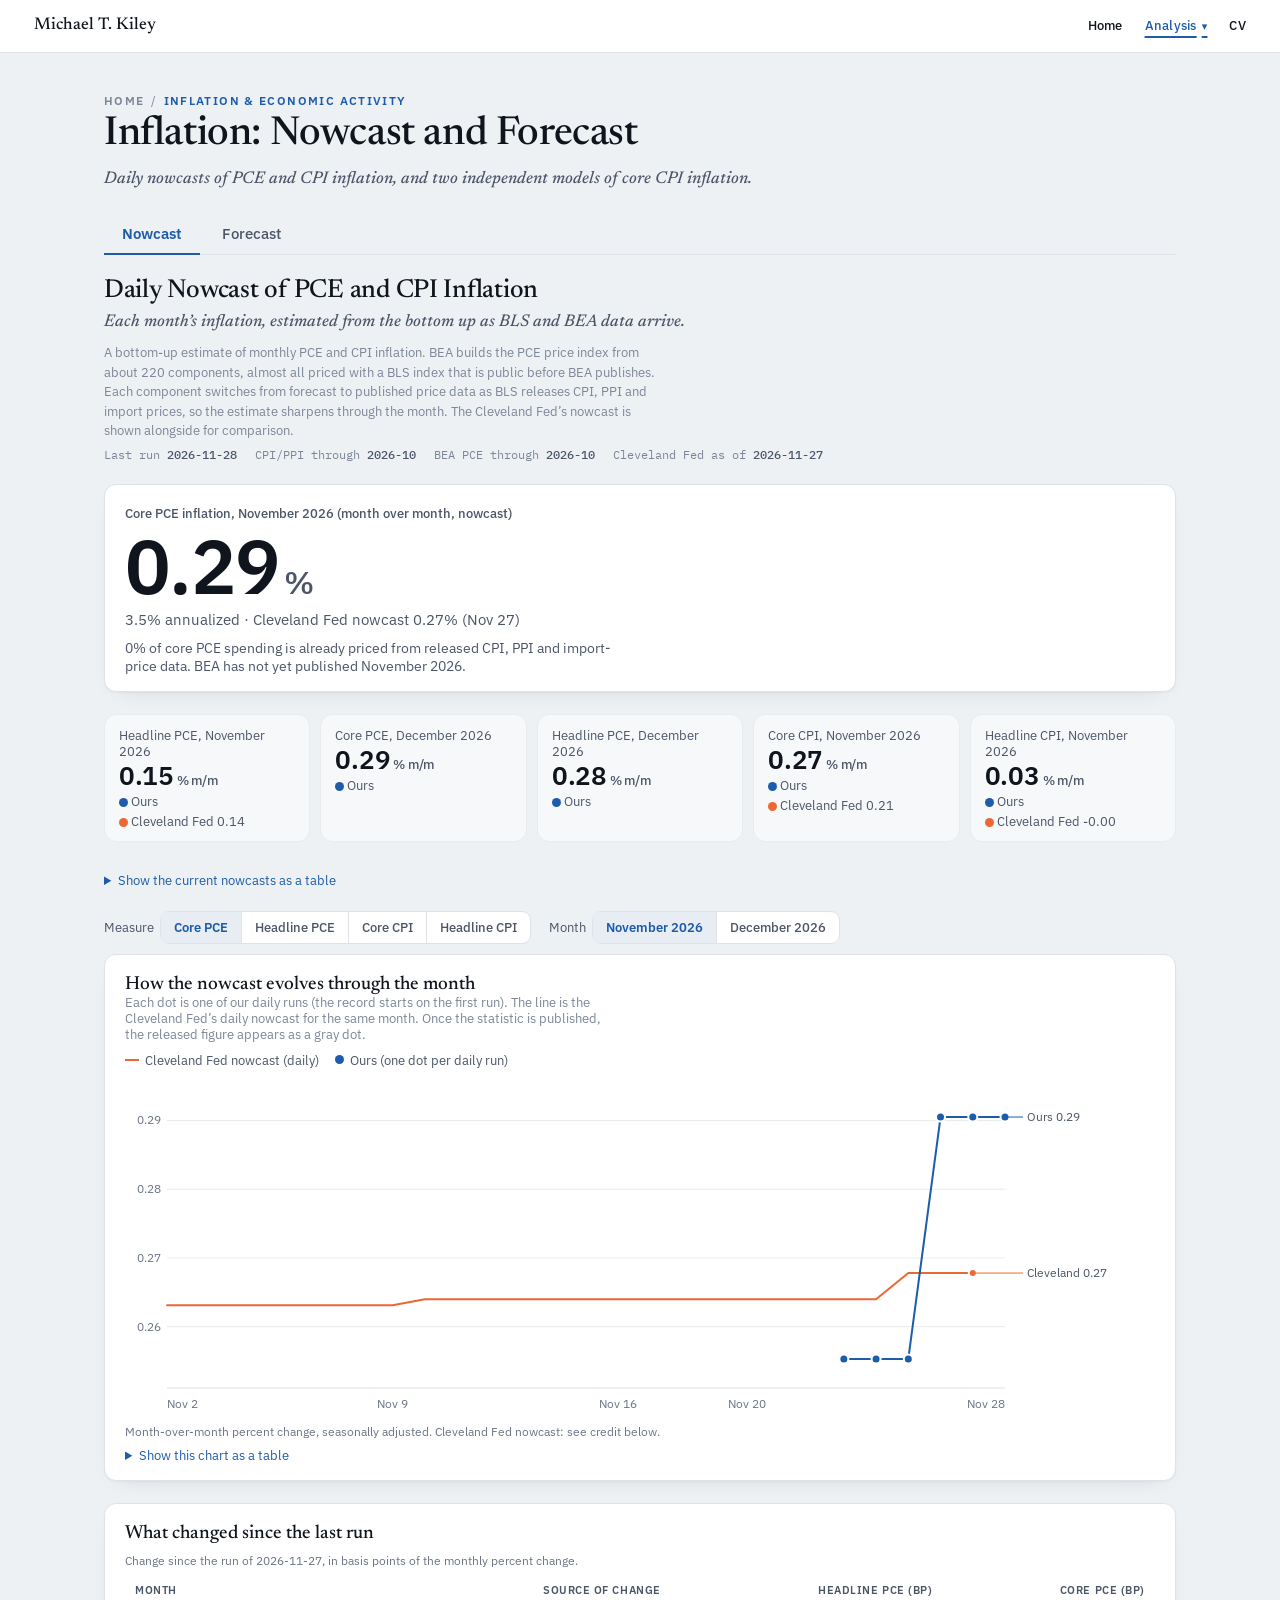
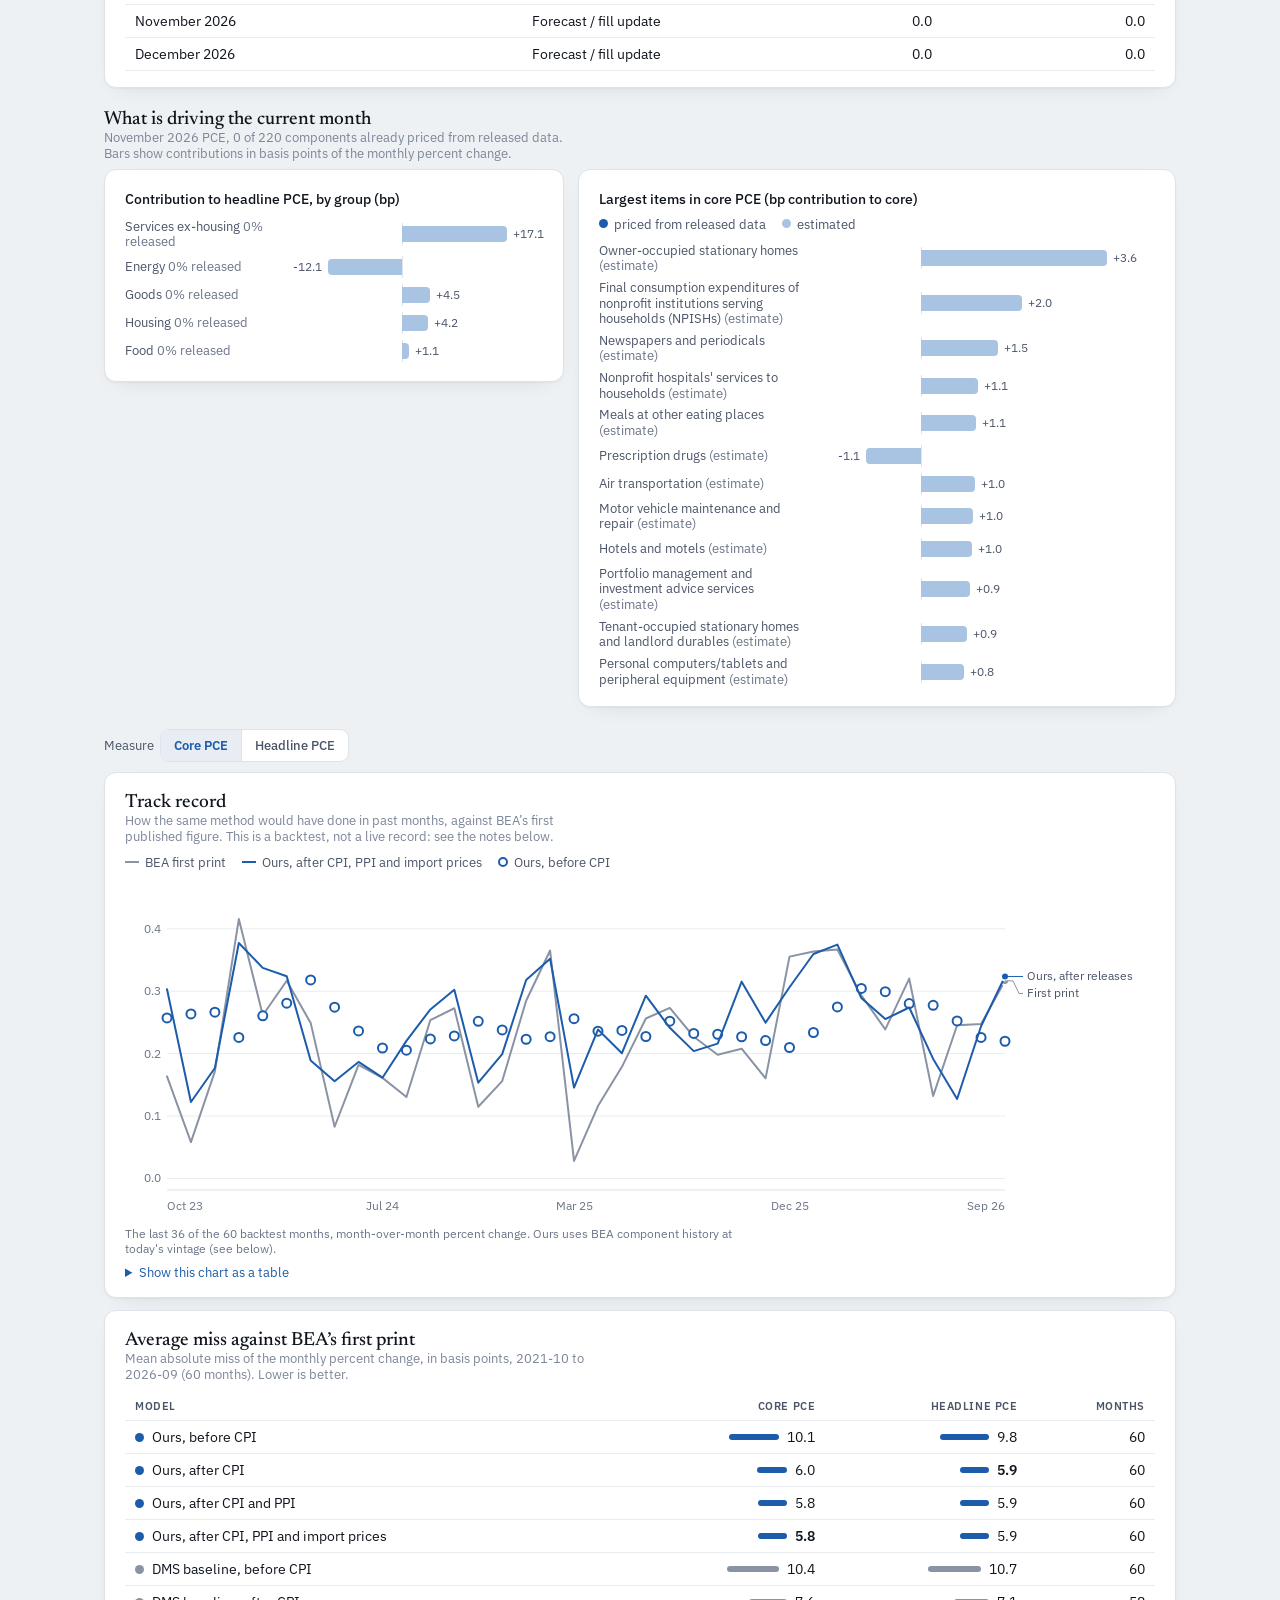
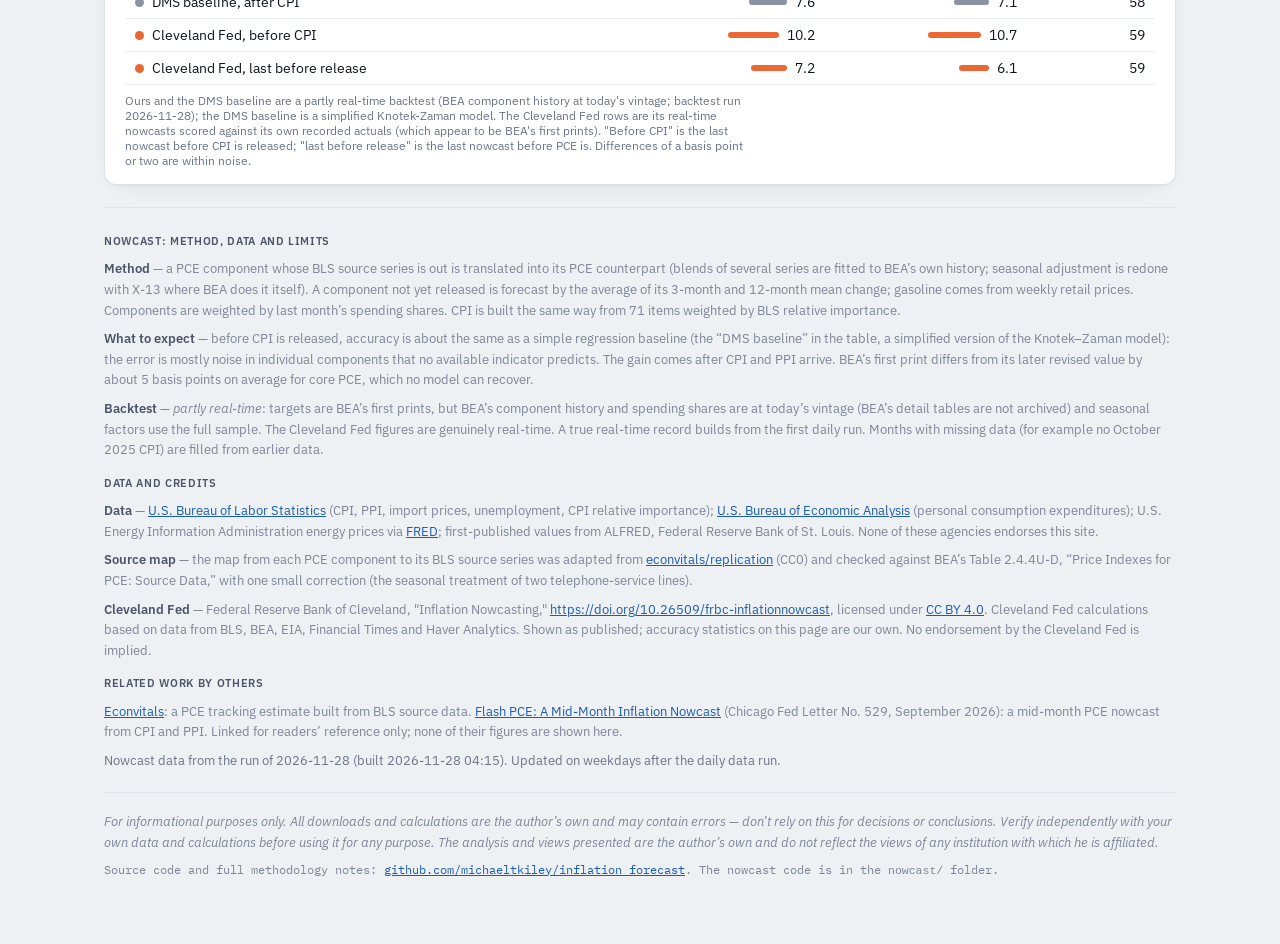
<file: docs/index.html>
<!DOCTYPE html>
<html lang="en">
<head>
<meta charset="UTF-8" />
<meta name="viewport" content="width=device-width, initial-scale=1.0" />
<title>Inflation Tracker — Michael T. Kiley</title>
<meta name="description" content="Daily nowcasts of PCE and CPI inflation, and two independent core CPI models — a Bayesian Phillips curve and a survey-expectations Phillips curve — updated as new data arrives." />
<meta property="og:type" content="website" />
<meta property="og:site_name" content="Michael T. Kiley" />
<meta property="og:title" content="Inflation Tracker" />
<meta property="og:description" content="Daily nowcasts of PCE and CPI inflation, and two independent core CPI models — a Bayesian Phillips curve and a survey-expectations Phillips curve — updated as new data arrives." />
<meta property="og:url" content="https://michaeltkiley.github.io/inflation_forecast/" />
<meta property="og:image" content="https://michaeltkiley.github.io/inflation_forecast/preview.png" />
<meta property="og:image:width" content="2400" />
<meta property="og:image:height" content="1254" />
<meta property="og:image:alt" content="Inflation Tracker: forecast chart" />
<meta name="twitter:card" content="summary_large_image" />
<link rel="preconnect" href="https://fonts.googleapis.com">
<link rel="preconnect" href="https://fonts.gstatic.com" crossorigin>
<link href="https://fonts.googleapis.com/css2?family=Newsreader:ital,opsz,wght@0,6..72,400;0,6..72,500;0,6..72,600;1,6..72,500&family=IBM+Plex+Sans:wght@400;500;600&family=IBM+Plex+Mono:wght@400;500;600&display=swap" rel="stylesheet">
<style>
  :root {
    --surface-page: #eef1f4;
    --surface-card: #ffffff;
    --surface-tile: #f6f8fa;
    --rule: #dde3e8;
    --rule-soft: #e8ecef;
    --ink: #10151d;
    --ink-secondary: #4b5568;
    --ink-muted: #7c8698;
    --accent-text: #1c5cab;
    --accent-lt: #e8edf4;
    --series-actual: #4b5568;
    --series-ref: #8a93a3;
    --series-w50: #0d3a68;
    --series-w20: #1c5490;
    --series-w05: #2f6fae;
    --series-w00: #548fc9;
    --series-pure: #eb6834;
    --series-hybrid: #1baf7a;
    --shadow: 0 1px 2px rgba(16, 21, 29, 0.04), 0 8px 24px -16px rgba(16, 21, 29, 0.18);
  }
  @media (prefers-color-scheme: dark) {
    :root:not([data-theme="light"]) {
      --surface-page: #12161c;
      --surface-card: #191f27;
      --surface-tile: #1f2630;
      --rule: #2a323d;
      --rule-soft: #212933;
      --ink: #f2f4f7;
      --ink-secondary: #b7c0cc;
      --ink-muted: #7c8798;
      --accent-text: #74aeef;
      --accent-lt: #1c2a3a;
      --series-actual: #b7c0cc;
      --series-ref: #7c8798;
      --series-w50: #74aeef;
      --series-w20: #63a0da;
      --series-w05: #5490c9;
      --series-w00: #3d6ea3;
      --series-pure: #d95926;
      --series-hybrid: #199e70;
      --shadow: 0 1px 2px rgba(0, 0, 0, 0.3), 0 8px 24px -16px rgba(0, 0, 0, 0.55);
    }
  }
  :root[data-theme="dark"] {
    --surface-page: #12161c;
    --surface-card: #191f27;
    --surface-tile: #1f2630;
    --rule: #2a323d;
    --rule-soft: #212933;
    --ink: #f2f4f7;
    --ink-secondary: #b7c0cc;
    --ink-muted: #7c8798;
    --accent-text: #74aeef;
    --accent-lt: #1c2a3a;
    --series-actual: #b7c0cc;
    --series-ref: #7c8798;
    --series-w50: #74aeef;
    --series-w20: #63a0da;
    --series-w05: #5490c9;
    --series-w00: #3d6ea3;
    --series-pure: #d95926;
    --series-hybrid: #199e70;
    --shadow: 0 1px 2px rgba(0, 0, 0, 0.3), 0 8px 24px -16px rgba(0, 0, 0, 0.55);
  }

  * { box-sizing: border-box; }
  html { color-scheme: light dark; }
  body {
    margin: 0;
    background: var(--surface-page);
    color: var(--ink);
    font-family: "IBM Plex Sans", system-ui, sans-serif;
    -webkit-font-smoothing: antialiased;
  }

  /* ---- shared site nav (same on every page of the site) ---- */
  .site-nav{border-bottom:1px solid var(--rule);background:var(--surface-card);position:relative;z-index:50}
  .site-nav-inner{max-width:1260px;margin:0 auto;padding:10px 24px;display:flex;align-items:center;justify-content:space-between;gap:4px 16px;flex-wrap:wrap}
  .site-nav .wordmark{font-family:"Newsreader",Georgia,serif;font-weight:500;font-size:17px;color:var(--ink);text-decoration:none}
  .site-nav nav{display:flex;align-items:center;gap:0 22px}
  .site-nav nav>a,.site-nav .nav-dd-btn{display:inline-block;padding:6px 0;margin:0;border:0;background:none;cursor:pointer;font-family:"IBM Plex Sans",system-ui,sans-serif;font-size:13px;font-weight:500;line-height:1.5;letter-spacing:.02em;color:var(--ink2);text-decoration:none}
  .site-nav nav>a:hover,.site-nav .nav-dd-btn:hover,.site-nav .nav-dd.open .nav-dd-btn{color:var(--accent-text)}
  .site-nav nav>a.active,.site-nav .nav-dd-btn.active{color:var(--accent-text);text-decoration:underline;text-decoration-thickness:1.5px;text-underline-offset:6px}
  .site-nav nav>a:focus-visible,.site-nav .nav-dd-btn:focus-visible,.site-nav .wordmark:focus-visible{outline:2px solid var(--accent-text);outline-offset:3px;border-radius:2px}
  .site-nav .nav-dd{position:relative}
  .site-nav .nav-dd-btn::after{content:"\25BE";margin-left:5px;font-size:11px}
  .site-nav .nav-dd.open .nav-dd-btn::after{content:"\25B4"}
  .site-nav .nav-dd-menu{position:absolute;top:calc(100% + 8px);right:-12px;width:310px;max-width:calc(100vw - 32px);max-height:calc(100vh - 80px);overflow-y:auto;padding:4px 0 8px;background:var(--surface-card);border:1px solid var(--rule);border-radius:6px;box-shadow:0 10px 28px -14px rgba(16,21,29,.35)}
  .site-nav .nav-dd-menu[hidden]{display:none}
  .site-nav .nav-dd-head{padding:10px 16px 3px;font-family:"IBM Plex Sans",system-ui,sans-serif;font-size:10.5px;font-weight:600;line-height:1.4;letter-spacing:.1em;text-transform:uppercase;color:var(--ink-muted)}
  .site-nav .nav-dd-menu ul{list-style:none;margin:0;padding:0}
  .site-nav .nav-dd-menu li{margin:0;padding:0}
  .site-nav .nav-dd-menu a{display:block;padding:6px 16px;font-family:"IBM Plex Sans",system-ui,sans-serif;font-size:13px;font-weight:400;line-height:1.45;letter-spacing:0;color:var(--ink);text-decoration:none}
  .site-nav .nav-dd-menu a:hover,.site-nav .nav-dd-menu a:focus-visible{background:var(--surface-page);color:var(--accent-text);outline:none}
  .site-nav .nav-dd-menu a:focus-visible{box-shadow:inset 0 0 0 2px var(--accent-text)}
  .site-nav .nav-dd-menu a[aria-current="page"]{color:var(--accent-text);font-weight:600;box-shadow:inset 3px 0 0 var(--accent-text)}
  .site-nav .nav-dd-menu a[aria-current="page"]:focus-visible{box-shadow:inset 0 0 0 2px var(--accent-text)}
  @media (max-width:640px){
    .site-nav-inner{padding:8px 16px}
    .site-nav nav{gap:0 18px}
    .site-nav .nav-dd{position:static}
    .site-nav .nav-dd-menu{top:100%;left:8px;right:8px;width:auto;max-width:none}
  }
  .eyebrow .crumb{color:var(--ink-muted);text-decoration:none}
  .eyebrow .crumb:hover,.eyebrow .crumb:focus-visible{color:var(--accent-text);text-decoration:underline}
  .eyebrow .crumb-sep{margin:0 .55em;color:var(--ink-muted);font-weight:400}

  .page {
    max-width: 1120px; margin: 0 auto; padding: 40px 24px 64px;
    display: flex; flex-direction: column; gap: 22px;
  }

  .masthead { display: flex; flex-direction: column; gap: 6px; }
  .eyebrow {
    margin: 0; font-size: 11.5px; font-weight: 600; letter-spacing: 0.12em;
    text-transform: uppercase; color: var(--accent-text);
  }
  h1 {
    margin: 0; font-family: "Newsreader", Georgia, serif; font-weight: 500;
    font-size: clamp(28px, 4vw, 40px); line-height: 1.08; letter-spacing: -0.01em;
    text-wrap: balance; color: var(--ink);
  }
  .subtitle {
    margin: 4px 0 0; max-width: 70ch; font-family: "Newsreader", Georgia, serif;
    font-style: italic; font-weight: 500; font-size: 17px; line-height: 1.5;
    color: var(--ink-secondary);
  }
  .citation { margin: 8px 0 0; max-width: 70ch; font-size: 13px; line-height: 1.5; color: var(--ink-muted); }
  .citation a { color: var(--accent-text); }
  .citation b { color: var(--ink-secondary); font-weight: 600; }
  .reference-lines { margin: 10px 0 0; max-width: 70ch; display: flex; flex-direction: column; gap: 3px; }
  .reference-lines p { margin: 0; font-size: 12px; line-height: 1.5; color: var(--ink-muted); }
  .asof {
    margin: 6px 0 0; font-family: "IBM Plex Mono", ui-monospace, monospace;
    font-size: 12.5px; color: var(--ink-muted);
  }

  .card {
    background: var(--surface-card); border: 1px solid var(--rule); border-radius: 12px;
    padding: 20px 20px 16px; box-shadow: var(--shadow);
  }
  .card-head { display: flex; align-items: baseline; justify-content: space-between; flex-wrap: wrap; gap: 8px 20px; margin-bottom: 10px; }
  .card-title { font-family: "Newsreader", Georgia, serif; font-weight: 500; font-size: 19px; color: var(--ink); }
  .card-caption { font-size: 12.5px; color: var(--ink-muted); max-width: 60ch; }

  table.banner { width: 100%; border-collapse: collapse; font-size: 13.5px; }
  table.banner th {
    text-align: right; font-weight: 600; font-size: 11px; letter-spacing: 0.05em;
    text-transform: uppercase; color: var(--ink-muted); padding: 6px 8px; border-bottom: 1px solid var(--rule);
  }
  table.banner th:first-child { text-align: left; }
  table.banner td { padding: 8px; border-bottom: 1px solid var(--rule-soft); }
  table.banner td:not(:first-child) {
    text-align: right; font-family: "IBM Plex Mono", ui-monospace, monospace;
    font-variant-numeric: tabular-nums; color: var(--ink);
  }
  table.banner tr.reference td { color: var(--ink-muted); font-style: italic; }
  table.banner tr.reference td:not(:first-child) { color: var(--ink-secondary); font-style: normal; }
  table.banner .row-label { display: flex; align-items: center; gap: 8px; }
  table.banner .swatch { width: 8px; height: 8px; border-radius: 2px; flex-shrink: 0; }
  table.banner .note { display: block; font-size: 11px; color: var(--ink-muted); font-style: italic; margin-top: 2px; }

  .legend { display: flex; flex-wrap: wrap; gap: 10px 18px; font-size: 12.5px; color: var(--ink-secondary); margin-bottom: 10px; }
  .legend-group { display: flex; align-items: center; gap: 10px; padding-right: 14px; border-right: 1px solid var(--rule); }
  .legend-group:last-child { border-right: none; }
  .legend .item { display: inline-flex; align-items: center; gap: 6px; cursor: pointer; user-select: none; }
  .legend .item.off { opacity: 0.35; }
  .legend .swatch-line { width: 14px; height: 2px; border-radius: 1px; }

  .chart-wrap { position: relative; }
  svg.chart { width: 100%; height: auto; display: block; overflow: visible; }
  .grid-line { stroke: var(--rule-soft); stroke-width: 1; }
  .zero-line { stroke: var(--ink-muted); stroke-width: 1; stroke-dasharray: 2 3; }
  .now-line { stroke: var(--ink-muted); stroke-width: 1; stroke-dasharray: 3 3; opacity: 0.6; }
  .axis-label { font-family: "IBM Plex Mono", ui-monospace, monospace; font-size: 10.5px; fill: var(--ink-muted); }
  .series-path { fill: none; stroke-width: 2; stroke-linejoin: round; stroke-linecap: round; }
  .series-path.actual { stroke-width: 2.25; }
  .end-label { font-family: "IBM Plex Mono", ui-monospace, monospace; font-size: 10.5px; font-weight: 600; }
  .hover-line { stroke: var(--ink-muted); stroke-width: 1; opacity: 0; pointer-events: none; }
  .hover-dot { r: 3.5; stroke: var(--surface-card); stroke-width: 1.5; opacity: 0; pointer-events: none; }
  .overlay { fill: transparent; cursor: crosshair; }

  .tooltip {
    position: absolute; top: 8px; opacity: 0; pointer-events: none; transition: opacity 0.1s;
    background: var(--surface-card); border: 1px solid var(--rule); border-radius: 8px;
    box-shadow: var(--shadow); padding: 8px 10px; font-size: 12px; min-width: 150px; z-index: 5;
  }
  .tooltip .t-date { font-family: "IBM Plex Mono", ui-monospace, monospace; font-size: 11px; color: var(--ink-muted); margin-bottom: 4px; }
  .tooltip .t-row { display: flex; align-items: center; gap: 14px; justify-content: space-between; }
  .tooltip .t-row .k { display: flex; align-items: center; gap: 6px; color: var(--ink-secondary); }
  .tooltip .t-row .v { font-family: "IBM Plex Mono", ui-monospace, monospace; font-variant-numeric: tabular-nums; }
  .tooltip .dot { width: 7px; height: 7px; border-radius: 50%; display: inline-block; }

  .methodology {
    display: flex; flex-direction: column; gap: 8px;
    padding: 18px 0 0; border-top: 1px solid var(--rule);
    font-size: 12.5px; line-height: 1.65; color: var(--ink-muted);
  }
  .methodology a { color: var(--accent-text); }
  .methodology b { color: var(--ink-secondary); font-weight: 600; }
  .methodology .disclaimer { font-style: italic; }
  .methodology .sources { font-family: "IBM Plex Mono", ui-monospace, monospace; font-size: 11.5px; }
  .references-block { display: flex; flex-direction: column; gap: 3px; padding-top: 4px; }
  .references-label {
    font-size: 11px; font-weight: 600; letter-spacing: 0.06em; text-transform: uppercase;
    color: var(--ink-secondary);
  }

  @media (prefers-reduced-motion: reduce) { .tooltip { transition: none; } }
  @media (max-width: 640px) {
    table.banner { font-size: 12px; }
    table.banner .note { display: none; }
  }

  /* ---- Nowcast / Forecast tabs ---- */
  .tabs { display: flex; gap: 4px; border-bottom: 1px solid var(--rule); }
  .tabs button {
    font: 500 14.5px "IBM Plex Sans", system-ui, sans-serif; padding: 10px 18px; background: none; border: 0;
    border-bottom: 2px solid transparent; margin-bottom: -1px; color: var(--ink-secondary); cursor: pointer;
  }
  .tabs button:hover { color: var(--accent-text); }
  .tabs button[aria-selected="true"] { color: var(--accent-text); border-bottom-color: var(--accent-text); font-weight: 600; }
  .tabs button:focus-visible { outline: 2px solid var(--accent-text); outline-offset: -2px; border-radius: 4px; }
  h2.panel-title {
    margin: 0; font-family: "Newsreader", Georgia, serif; font-weight: 500; font-size: clamp(21px, 2.4vw, 26px);
    line-height: 1.1; letter-spacing: -0.01em; text-wrap: balance; color: var(--ink);
  }
  #panel-forecast { display: flex; flex-direction: column; gap: 22px; }
  #panel-forecast[hidden] { display: none; }
  .forecast-head { display: flex; flex-direction: column; gap: 6px; }
  /* Nowcast tab. Everything is scoped under #panel-nowcast so it cannot affect the Forecast tab; page tokens (--ink, --surface-card, ...) come from the shared :root. */
#panel-nowcast {
  --ours: #1c5cab; --ours-tint: #a9c3e2; --cle: #eb6834; --nc-neutral: #4b5568; --nc-baseline: #8a93a3; --nc-muted: #6b7587;
}
@media (prefers-color-scheme: dark) {
  :root:not([data-theme="light"]) #panel-nowcast { --ours: #5c98dd; --ours-tint: #44709f; --cle: #d95926; --nc-neutral: #b7c0cc; --nc-baseline: #7c8798; --nc-muted: #8d97a8; }
}
:root[data-theme="dark"] #panel-nowcast { --ours: #5c98dd; --ours-tint: #44709f; --cle: #d95926; --nc-neutral: #b7c0cc; --nc-baseline: #7c8798; --nc-muted: #8d97a8; }
#panel-nowcast { display: flex; flex-direction: column; gap: 22px; }
#panel-nowcast[hidden] { display: none; }
#panel-nowcast .nc-body { display: flex; flex-direction: column; gap: 22px; }
#panel-nowcast .nc-body[hidden], #panel-nowcast .nc-loading[hidden] { display: none; }
#panel-nowcast .nc-loading { margin: 0; color: var(--ink-muted); font-size: 14px; }
#panel-nowcast .nc-intro { margin: 0; max-width: 70ch; font-size: 14px; line-height: 1.55; color: var(--ink-secondary); }
#panel-nowcast .nc-meta { margin: 6px 0 0; display: flex; flex-wrap: wrap; gap: 2px 18px; font-family: "IBM Plex Mono", ui-monospace, monospace; font-size: 12px; color: var(--ink-muted); }
#panel-nowcast .nc-meta b { font-weight: 500; color: var(--ink-secondary); }
#panel-nowcast .nc-eyebrow { font-size: 13px; color: var(--ink-secondary); font-weight: 500; }
#panel-nowcast .nc-hero { display: grid; gap: 4px; }
#panel-nowcast .nc-fig { font: 600 clamp(52px, 11vw, 76px)/1 "IBM Plex Sans", system-ui, sans-serif; letter-spacing: -.02em; margin: 2px 0; color: var(--ink); }
#panel-nowcast .nc-fig small { font-size: .42em; font-weight: 500; color: var(--ink-secondary); margin-left: 4px; letter-spacing: 0; }
#panel-nowcast .nc-herosub { font-size: 14.5px; color: var(--ink-secondary); }
#panel-nowcast .nc-heronote { margin: 6px 0 0; font-size: 13.5px; color: var(--ink-secondary); max-width: 64ch; }
#panel-nowcast .nc-kpis { display: grid; grid-template-columns: repeat(auto-fit, minmax(190px, 1fr)); gap: 10px; }
#panel-nowcast .nc-tile { background: var(--surface-tile); border: 1px solid var(--rule-soft); border-radius: 12px; padding: 12px 14px; }
#panel-nowcast .nc-tile .lab { font-size: 12.5px; color: var(--ink-secondary); }
#panel-nowcast .nc-tile .val { font: 600 26px/1.15 "IBM Plex Sans", system-ui, sans-serif; margin: 2px 0; letter-spacing: -.01em; color: var(--ink); }
#panel-nowcast .nc-tile .val small { font-size: 13px; font-weight: 500; color: var(--ink-secondary); margin-left: 3px; }
#panel-nowcast .nc-tile .cmp { font-size: 12.5px; color: var(--ink-secondary); display: flex; align-items: center; gap: 4px 14px; flex-wrap: wrap; }
#panel-nowcast .nw { white-space: nowrap; }
#panel-nowcast .key-line { display: inline-block; width: 14px; height: 0; border-top: 2px solid; vertical-align: middle; }
#panel-nowcast .key-dot { display: inline-block; width: 9px; height: 9px; border-radius: 50%; vertical-align: middle; }
#panel-nowcast details.tv { font-size: 13px; }
#panel-nowcast details.tv summary { cursor: pointer; color: var(--accent-text); width: fit-content; margin-top: 8px; }
#panel-nowcast .scroll { overflow-x: auto; }
#panel-nowcast table { border-collapse: collapse; width: 100%; font-size: 13.5px; }
#panel-nowcast th, #panel-nowcast td { padding: 7px 10px; text-align: left; border-bottom: 1px solid var(--rule-soft); white-space: nowrap; color: var(--ink); }
#panel-nowcast th { font-weight: 600; color: var(--ink-secondary); font-size: 11px; letter-spacing: .05em; text-transform: uppercase; }
#panel-nowcast td.n, #panel-nowcast th.n { text-align: right; font-variant-numeric: tabular-nums; }
#panel-nowcast td.best { font-weight: 600; }
#panel-nowcast .nc-filters { display: flex; flex-wrap: wrap; gap: 8px 18px; align-items: center; }
#panel-nowcast .seg { display: inline-flex; border: 1px solid var(--rule); border-radius: 9px; overflow: hidden; background: var(--surface-card); }
#panel-nowcast .seg button { font: 500 13px "IBM Plex Sans", system-ui, sans-serif; padding: 7px 13px; border: 0; border-right: 1px solid var(--rule); background: transparent; color: var(--ink-secondary); cursor: pointer; }
#panel-nowcast .seg button:last-child { border-right: 0; }
#panel-nowcast .seg button:hover { background: var(--accent-lt); }
#panel-nowcast .seg button[aria-pressed="true"] { background: var(--accent-lt); color: var(--accent-text); font-weight: 600; }
#panel-nowcast .seg button:focus-visible, #panel-nowcast details summary:focus-visible, #panel-nowcast .brow:focus-visible { outline: 2px solid var(--accent-text); outline-offset: 1px; }
#panel-nowcast .flabel { font-size: 12.5px; color: var(--ink-secondary); margin-right: 6px; }
#panel-nowcast .nc-legend { display: flex; flex-wrap: wrap; gap: 4px 16px; font-size: 12.5px; color: var(--ink-secondary); margin: 0 0 8px; }
#panel-nowcast .nc-legend span { display: inline-flex; align-items: center; gap: 6px; }
#panel-nowcast .nc-chart { position: relative; }
#panel-nowcast .nc-chart:focus-visible { outline: 2px solid var(--accent-text); outline-offset: 2px; border-radius: 6px; }
#panel-nowcast .nc-chart svg { display: block; width: 100%; height: auto; touch-action: pan-y; }
#panel-nowcast .nc-chart svg text { font-family: "IBM Plex Sans", system-ui, sans-serif; fill: var(--nc-muted); font-size: 11.5px; }
#panel-nowcast .nc-chart svg text.endlab { fill: var(--ink-secondary); font-size: 12px; }
#panel-nowcast .grid line { stroke: var(--rule-soft); stroke-width: 1; }
#panel-nowcast .axis line { stroke: var(--rule); stroke-width: 1; }
#nc-tip { position: fixed; pointer-events: none; z-index: 60; background: var(--surface-card); border: 1px solid var(--rule); border-radius: 9px; padding: 8px 10px; box-shadow: 0 6px 20px -8px rgba(16,21,29,.35); font-size: 12.5px; color: var(--ink); max-width: 260px; opacity: 0; transition: opacity .08s; }
#nc-tip.on { opacity: 1; }
#nc-tip .th { color: var(--ink-secondary); margin-bottom: 4px; }
#nc-tip .tr { display: flex; align-items: center; gap: 7px; white-space: nowrap; }
#nc-tip .tr b { font-weight: 600; margin-left: auto; padding-left: 12px; font-variant-numeric: tabular-nums; }
#nc-tip .key-line { display: inline-block; width: 14px; height: 0; border-top: 2px solid; } #nc-tip .key-dot { display: inline-block; width: 9px; height: 9px; border-radius: 50%; }
#panel-nowcast .nc-cap { font-size: 12px; color: var(--nc-muted); margin: 8px 0 0; max-width: 90ch; }
#panel-nowcast .nc-cols { display: grid; grid-template-columns: 1fr; gap: 14px; align-items: start; }
@media (min-width: 860px) { #panel-nowcast .nc-cols { grid-template-columns: 1fr 1.3fr; } }
#panel-nowcast .brow { display: grid; grid-template-columns: minmax(96px, 38%) 1fr; align-items: center; gap: 8px; padding: 3px 0; border-radius: 6px; }
#panel-nowcast .brow:hover, #panel-nowcast .brow:focus-visible { background: var(--surface-tile); outline: none; }
#panel-nowcast .brow .bl { font-size: 12.5px; color: var(--ink-secondary); line-height: 1.25; overflow-wrap: anywhere; }
#panel-nowcast .brow .bl i { font-style: normal; color: var(--nc-muted); }
#panel-nowcast .track { position: relative; height: 22px; }
#panel-nowcast .zero { position: absolute; top: 0; bottom: 0; width: 1px; background: var(--rule); }
#panel-nowcast .bar { position: absolute; top: 3px; height: 16px; background: var(--ours); }
#panel-nowcast .bar.est { background: var(--ours-tint); }
#panel-nowcast .bar.pos { border-radius: 0 4px 4px 0; } #panel-nowcast .bar.neg { border-radius: 4px 0 0 4px; }
#panel-nowcast .bval { position: absolute; top: 2px; font-size: 12px; font-variant-numeric: tabular-nums; color: var(--ink-secondary); line-height: 18px; white-space: nowrap; }
#panel-nowcast .metric { display: flex; align-items: center; gap: 8px; }
#panel-nowcast .mbar { display: inline-block; height: 6px; border-radius: 3px; }
#panel-nowcast .nc-sub { font: 500 14px "IBM Plex Sans", system-ui, sans-serif; margin: 0 0 8px; color: var(--ink); }
#panel-nowcast .nc-muted { color: var(--nc-muted); margin: 0; }
#panel-nowcast .nc-methods b { color: var(--ink-secondary); font-weight: 600; }
#panel-nowcast .nc-methods .methods-label { font-size: 11px; font-weight: 600; letter-spacing: .06em; text-transform: uppercase; color: var(--ink-secondary); padding-top: 6px; }
@media (max-width: 640px) { #panel-nowcast table { font-size: 12.5px; } #panel-nowcast .nc-fig { font-size: 56px; } }

</style>
</head>
<body>

  <div class="site-nav">
    <div class="site-nav-inner">
      <a class="wordmark" href="https://michaeltkiley.github.io/">Michael T. Kiley</a>
      <nav aria-label="Site">
        <a href="https://michaeltkiley.github.io/">Home</a>
        <div class="nav-dd">
          <button type="button" class="nav-dd-btn active" aria-expanded="false" aria-haspopup="true" aria-controls="nav-analysis-menu">Analysis</button>
          <div class="nav-dd-menu" id="nav-analysis-menu" aria-label="Analysis" hidden>
            <div role="group" aria-labelledby="nav-grp-1">
              <div class="nav-dd-head" id="nav-grp-1">Monetary Policy &amp; Financial Markets</div>
              <ul>
                <li><a href="https://michaeltkiley.github.io/monetary_policy_surprises/">Monetary Policy Expectations</a></li>
                <li><a href="https://michaeltkiley.github.io/fcig/">Financial Conditions</a></li>
                <li><a href="https://michaeltkiley.github.io/termprem/">Yield Curve Tracker</a></li>
              </ul>
            </div>
            <div role="group" aria-labelledby="nav-grp-2">
              <div class="nav-dd-head" id="nav-grp-2">Inflation &amp; Economic Activity</div>
              <ul>
                <li><a href="https://michaeltkiley.github.io/inflation_forecast/" aria-current="page">Inflation Tracker</a></li>
                <li><a href="https://michaeltkiley.github.io/gdpnow-replication/">Real GDP Tracker</a></li>
              </ul>
            </div>
            <div role="group" aria-labelledby="nav-grp-3">
              <div class="nav-dd-head" id="nav-grp-3">Longer-Run Conditions &amp; Risks</div>
              <ul>
                <li><a href="https://michaeltkiley.github.io/equilibrium_rate/">Equilibrium Real Interest Rate (r*)</a></li>
                <li><a href="https://michaeltkiley.github.io/resource_utilization/">Resource Utilization and Risk</a></li>
              </ul>
            </div>
          </div>
        </div>
        <a href="https://michaeltkiley.github.io/cv.html">CV</a>
      </nav>
    </div>
  </div>

  <div class="page">
    <div class="masthead">
      <p class="eyebrow"><a class="crumb" href="https://michaeltkiley.github.io/">Home</a><span class="crumb-sep" aria-hidden="true">/</span>Inflation &amp; Economic Activity</p>
      <h1>Inflation: Nowcast and Forecast</h1>
      <p class="subtitle">Daily nowcasts of PCE and CPI inflation, and two independent models of core CPI inflation.</p>
    </div>

    <div class="tabs" role="tablist" aria-label="Inflation views">
      <button type="button" role="tab" id="tab-nowcast" data-tab="nowcast" aria-selected="true" aria-controls="panel-nowcast">Nowcast</button>
      <button type="button" role="tab" id="tab-forecast" data-tab="forecast" aria-selected="false" aria-controls="panel-forecast" tabindex="-1">Forecast</button>
    </div>

    <div id="panel-nowcast" role="tabpanel" aria-labelledby="tab-nowcast">
  <p class="nc-loading" id="nc-loading">Loading the nowcast&hellip;</p>
  <noscript><p class="nc-muted">The nowcast tab draws its charts with JavaScript.</p></noscript>
  <div class="nc-body" id="nc-body" hidden>
    <div>
      <h2 class="panel-title">Daily Nowcast of PCE and CPI Inflation</h2>
      <p class="subtitle">Each month&rsquo;s inflation, estimated from the bottom up as BLS and BEA data arrive.</p>
      <p class="citation">A bottom-up estimate of monthly PCE and CPI inflation. BEA builds the PCE price index from about 220 components, almost all priced with a BLS index that is public before BEA publishes. Each component switches from forecast to published price data as BLS releases CPI, PPI and import prices, so the estimate sharpens through the month. The Cleveland Fed&rsquo;s nowcast is shown alongside for comparison.</p>
      <div class="nc-meta" id="nc-meta"></div>
    </div>

    <section class="card nc-hero" id="nc-hero" aria-live="polite"></section>
    <div class="nc-kpis" id="nc-kpis"></div>
    <details class="tv" id="nc-tiletable"><summary>Show the current nowcasts as a table</summary><div class="scroll" id="nc-tiletable-body"></div></details>

    <div id="nc-path">
      <div class="nc-filters">
        <span><span class="flabel">Measure</span><span class="seg" id="nc-f-measure" role="group" aria-label="Measure"></span></span>
        <span><span class="flabel">Month</span><span class="seg" id="nc-f-month" role="group" aria-label="Month"></span></span>
      </div>
      <section class="card" style="margin-top:10px">
        <div class="card-head"><div>
          <div class="card-title">How the nowcast evolves through the month</div>
          <div class="card-caption">Each dot is one of our daily runs (the record starts on the first run). The line is the Cleveland Fed&rsquo;s daily nowcast for the same month. Once the statistic is published, the released figure appears as a gray dot.</div>
        </div></div>
        <div class="nc-legend" id="nc-path-legend"></div>
        <div class="nc-chart" id="nc-path-chart" tabindex="0" role="img"></div>
        <p class="nc-cap" id="nc-path-cap"></p>
        <details class="tv"><summary>Show this chart as a table</summary><div class="scroll" id="nc-path-table"></div></details>
      </section>
    </div>

    <section class="card" id="nc-changed">
      <div class="card-head"><div><div class="card-title">What changed since the last run</div></div></div>
      <div id="nc-changed-body"></div>
    </section>

    <div id="nc-comp">
      <div class="card-head" style="margin-bottom:8px"><div>
        <div class="card-title">What is driving the current month</div>
        <div class="card-caption" id="nc-comp-lede"></div>
      </div></div>
      <div class="nc-cols">
        <div class="card" id="nc-comp-groups"></div>
        <div class="card" id="nc-comp-leaves"></div>
      </div>
    </div>

    <div id="nc-track">
      <div class="nc-filters"><span><span class="flabel">Measure</span><span class="seg" id="nc-t-measure" role="group" aria-label="Track record measure"></span></span></div>
      <section class="card" style="margin-top:10px">
        <div class="card-head"><div>
          <div class="card-title">Track record</div>
          <div class="card-caption">How the same method would have done in past months, against BEA&rsquo;s first published figure. This is a backtest, not a live record: see the notes below.</div>
        </div></div>
        <div class="nc-legend" id="nc-track-legend"></div>
        <div class="nc-chart" id="nc-track-chart" tabindex="0" role="img"></div>
        <p class="nc-cap" id="nc-track-cap"></p>
        <details class="tv"><summary>Show this chart as a table</summary><div class="scroll" id="nc-track-table"></div></details>
      </section>
      <section class="card" style="margin-top:12px">
        <div class="card-head"><div>
          <div class="card-title">Average miss against BEA&rsquo;s first print</div>
          <div class="card-caption" id="nc-mae-cap"></div>
        </div></div>
        <div class="scroll"><table id="nc-mae"></table></div>
        <p class="nc-cap" id="nc-mae-notes"></p>
      </section>
    </div>

    <div class="methodology nc-methods" id="nc-methods">
      <div class="methods-label">Nowcast: method, data and limits</div>
      <div><b>Method</b> &mdash; a PCE component whose BLS source series is out is translated into its PCE counterpart (blends of several series are fitted to BEA&rsquo;s own history; seasonal adjustment is redone with X-13 where BEA does it itself). A component not yet released is forecast by the average of its 3-month and 12-month mean change; gasoline comes from weekly retail prices. Components are weighted by last month&rsquo;s spending shares. CPI is built the same way from 71 items weighted by BLS relative importance.</div>
      <div><b>What to expect</b> &mdash; before CPI is released, accuracy is about the same as a simple regression baseline (the &ldquo;DMS baseline&rdquo; in the table, a simplified version of the Knotek&ndash;Zaman model): the error is mostly noise in individual components that no available indicator predicts. The gain comes after CPI and PPI arrive. BEA&rsquo;s first print differs from its later revised value by about 5 basis points on average for core PCE, which no model can recover.</div>
      <div><b>Backtest</b> &mdash; <i>partly real-time</i>: targets are BEA&rsquo;s first prints, but BEA&rsquo;s component history and spending shares are at today&rsquo;s vintage (BEA&rsquo;s detail tables are not archived) and seasonal factors use the full sample. The Cleveland Fed figures are genuinely real-time. A true real-time record builds from the first daily run. Months with missing data (for example no October 2025 CPI) are filled from earlier data.</div>
      <div class="methods-label">Data and credits</div>
      <div><b>Data</b> &mdash; <a href="https://www.bls.gov/">U.S. Bureau of Labor Statistics</a> (CPI, PPI, import prices, unemployment, CPI relative importance); <a href="https://www.bea.gov/">U.S. Bureau of Economic Analysis</a> (personal consumption expenditures); U.S. Energy Information Administration energy prices via <a href="https://fred.stlouisfed.org/">FRED</a>; first-published values from ALFRED, Federal Reserve Bank of St. Louis. None of these agencies endorses this site.</div>
      <div><b>Source map</b> &mdash; the map from each PCE component to its BLS source series was adapted from <a href="https://github.com/econvitals/replication">econvitals/replication</a> (CC0) and checked against BEA&rsquo;s Table 2.4.4U-D, &ldquo;Price Indexes for PCE: Source Data,&rdquo; with one small correction (the seasonal treatment of two telephone-service lines).</div>
      <div id="nc-cle-credit"><b>Cleveland Fed</b> &mdash; </div>
      <div class="methods-label">Related work by others</div>
      <div><a href="https://econvitals.org/">Econvitals</a>: a PCE tracking estimate built from BLS source data. <a href="https://www.chicagofed.org/publications/chicago-fed-letter/2026/529">Flash PCE: A Mid-Month Inflation Nowcast</a> (Chicago Fed Letter No. 529, September 2026): a mid-month PCE nowcast from CPI and PPI. Linked for readers&rsquo; reference only; none of their figures are shown here.</div>
      <div class="nc-muted" id="nc-foot-built"></div>
    </div>
  </div>
  <div id="nc-tip" role="tooltip"></div>
</div>


    <div id="panel-forecast" role="tabpanel" aria-labelledby="tab-forecast" hidden>
      <div class="forecast-head">
        <h2 class="panel-title">Core CPI Inflation: Persistence and Expectations</h2>
        <p class="subtitle">Two independent models of core CPI inflation, updated as new data arrives.</p>
        <p class="citation">The models ask how much inflation&rsquo;s past behavior and households&rsquo; inflation expectations tell us about where inflation is headed. <b>Persistence model</b> — a Bayesian Phillips curve combining a prior estimated from 1958&ndash;99 inflation dynamics with 2000&ndash;present data; a heavier weight on the prior anchors the forecast toward that pre&#8209;2000 relationship, a lighter weight lets recent data dominate. <b>Expectations model</b> — a Phillips curve using University of Michigan survey expectations in place of (<b>pure</b>) or alongside (<b>hybrid</b>) lagged inflation.</p>
        <div class="reference-lines">
        <p>Persistence model based on M.T. Kiley (2022), &ldquo;Anchored or Not: How Much Information Does 21st Century Data Contain on Inflation Dynamics?,&rdquo; FEDS Working Paper 2022&#8209;016, and M.T. Kiley (2023), &ldquo;A (Bayesian) Update on Inflation and Inflation Persistence,&rdquo; FEDS Notes.</p>
        <p>Expectations model based on M.T. Kiley (2015), &ldquo;Low Inflation in the United States: A Summary of Recent Research,&rdquo; FEDS Notes, and J.M. Roberts (1995), &ldquo;New Keynesian Economics and the Phillips Curve,&rdquo; <i>Journal of Money, Credit and Banking</i>, 27(4), 975&ndash;984.</p>
      </div>
        <p class="asof" id="asof"></p>
      </div>
<section class="card">
      <div class="card-head">
        <div>
          <div class="card-title">Q4/Q4 core CPI inflation, this year and next</div>
          <div class="card-caption">Computed in real time: for a year already partly realized, actual months are used where known and each model's own forecast fills in the rest.</div>
        </div>
      </div>
      <div style="overflow-x:auto">
        <table class="banner" id="banner-table"></table>
      </div>
    </section>

    <section class="card">
      <div class="card-head">
        <div>
          <div class="card-title">12-month percent change, history and forecast</div>
          <div class="card-caption">Since 2010. Dashed vertical line marks the last actual data point; scenarios diverge from there.</div>
        </div>
      </div>
      <div class="legend" id="legend"></div>
      <div class="chart-wrap">
        <svg class="chart" id="chart" viewBox="0 0 960 420" preserveAspectRatio="xMidYMid meet"></svg>
        <div class="tooltip" id="tooltip"></div>
      </div>
    </section>

          <div class="methodology">
      
      <div><b>Core CPI</b> &mdash; CPI for All Urban Consumers, Less Food and Energy (FRED: <code>CPILFESL</code>).</div>
      <div><b>Persistence model</b> &mdash; a Bayesian Phillips curve; the weight parameter controls how much the 1958&ndash;99 prior shrinks the 2000&ndash;present estimate, from heavily informative (0.5) to uninformative (0).</div>
      <div><b>Expectations model</b> &mdash; the <b>pure</b> version replaces lagged inflation entirely with University of Michigan survey expectations; the <b>hybrid</b> version blends the two.</div>
      <div><b>SPF</b> &mdash; Philadelphia Fed Survey of Professional Forecasters, median core CPI projection, shown for reference only.</div>
      <div><b>SEP</b> &mdash; FOMC Summary of Economic Projections, median core <i>PCE</i> inflation &mdash; a different price index than every other row above it, not a directly comparable figure.</div>
      <div>Click a legend item to toggle that line.</div>
      <div class="references-block">
        <div class="references-label">References</div>
        <div>M.T. Kiley (2022), &ldquo;Anchored or Not: How Much Information Does 21st Century Data Contain on Inflation Dynamics?,&rdquo; FEDS Working Paper 2022&#8209;016. &mdash; Persistence model.</div>
        <div>M.T. Kiley (2023), &ldquo;A (Bayesian) Update on Inflation and Inflation Persistence,&rdquo; FEDS Notes, Board of Governors of the Federal Reserve System. &mdash; Persistence model.</div>
        <div>M.T. Kiley (2015), &ldquo;Low Inflation in the United States: A Summary of Recent Research,&rdquo; FEDS Notes, Board of Governors of the Federal Reserve System. &mdash; Expectations model.</div>
        <div>J.M. Roberts (1995), &ldquo;New Keynesian Economics and the Phillips Curve,&rdquo; <i>Journal of Money, Credit and Banking</i>, 27(4), 975&ndash;984. &mdash; Expectations model.</div>
      </div>
      
    </div>
    </div>

    <footer class="methodology">
      <div class="disclaimer">For informational purposes only. All downloads and calculations are the author&rsquo;s own and may contain errors &mdash; don&rsquo;t rely on this for decisions or conclusions. Verify independently with your own data and calculations before using it for any purpose. The analysis and views presented are the author&rsquo;s own and do not reflect the views of any institution with which he is affiliated.</div>
      <div class="sources">Source code and full methodology notes: <a href="https://github.com/michaeltkiley/inflation_forecast">github.com/michaeltkiley/inflation_forecast</a>. The nowcast code is in the <code>nowcast/</code> folder.</div>
    </footer>
  </div>

<script>
const DATA = {"as_of": "2026-11-23", "chart": {"dates": ["2011-11", "2011-12", "2012-01", "2012-02", "2012-03", "2012-04", "2012-05", "2012-06", "2012-07", "2012-08", "2012-09", "2012-10", "2012-11", "2012-12", "2013-01", "2013-02", "2013-03", "2013-04", "2013-05", "2013-06", "2013-07", "2013-08", "2013-09", "2013-10", "2013-11", "2013-12", "2014-01", "2014-02", "2014-03", "2014-04", "2014-05", "2014-06", "2014-07", "2014-08", "2014-09", "2014-10", "2014-11", "2014-12", "2015-01", "2015-02", "2015-03", "2015-04", "2015-05", "2015-06", "2015-07", "2015-08", "2015-09", "2015-10", "2015-11", "2015-12", "2016-01", "2016-02", "2016-03", "2016-04", "2016-05", "2016-06", "2016-07", "2016-08", "2016-09", "2016-10", "2016-11", "2016-12", "2017-01", "2017-02", "2017-03", "2017-04", "2017-05", "2017-06", "2017-07", "2017-08", "2017-09", "2017-10", "2017-11", "2017-12", "2018-01", "2018-02", "2018-03", "2018-04", "2018-05", "2018-06", "2018-07", "2018-08", "2018-09", "2018-10", "2018-11", "2018-12", "2019-01", "2019-02", "2019-03", "2019-04", "2019-05", "2019-06", "2019-07", "2019-08", "2019-09", "2019-10", "2019-11", "2019-12", "2020-01", "2020-02", "2020-03", "2020-04", "2020-05", "2020-06", "2020-07", "2020-08", "2020-09", "2020-10", "2020-11", "2020-12", "2021-01", "2021-02", "2021-03", "2021-04", "2021-05", "2021-06", "2021-07", "2021-08", "2021-09", "2021-10", "2021-11", "2021-12", "2022-01", "2022-02", "2022-03", "2022-04", "2022-05", "2022-06", "2022-07", "2022-08", "2022-09", "2022-10", "2022-11", "2022-12", "2023-01", "2023-02", "2023-03", "2023-04", "2023-05", "2023-06", "2023-07", "2023-08", "2023-09", "2023-10", "2023-11", "2023-12", "2024-01", "2024-02", "2024-03", "2024-04", "2024-05", "2024-06", "2024-07", "2024-08", "2024-09", "2024-10", "2024-11", "2024-12", "2025-01", "2025-02", "2025-03", "2025-04", "2025-05", "2025-06", "2025-07", "2025-08", "2025-09", "2025-10", "2025-11", "2025-12", "2026-01", "2026-02", "2026-03", "2026-04", "2026-05", "2026-06", "2026-07", "2026-08", "2026-09", "2026-10", "2026-11", "2026-12", "2027-01", "2027-02", "2027-03", "2027-04", "2027-05", "2027-06", "2027-07", "2027-08", "2027-09", "2027-10", "2027-11", "2027-12", "2028-01", "2028-02", "2028-03", "2028-04", "2028-05", "2028-06", "2028-07", "2028-08", "2028-09", "2028-10", "2028-11", "2028-12", "2029-01", "2029-02", "2029-03", "2029-04", "2029-05", "2029-06", "2029-07", "2029-08", "2029-09", "2029-10"], "series": {"actual": [2.138, 2.277, 2.277, 2.16, 2.248, 2.314, 2.252, 2.192, 2.11, 1.935, 2.008, 1.995, 1.953, 1.9, 1.91, 1.989, 1.889, 1.716, 1.646, 1.623, 1.7, 1.782, 1.752, 1.687, 1.742, 1.741, 1.607, 1.555, 1.646, 1.821, 1.946, 1.923, 1.845, 1.736, 1.741, 1.818, 1.742, 1.622, 1.632, 1.688, 1.745, 1.803, 1.751, 1.777, 1.835, 1.851, 1.897, 1.914, 1.997, 2.072, 2.145, 2.223, 2.142, 2.157, 2.255, 2.262, 2.17, 2.309, 2.271, 2.205, 2.145, 2.197, 2.25, 2.235, 2.046, 1.897, 1.737, 1.699, 1.677, 1.655, 1.595, 1.76, 1.738, 1.77, 1.891, 1.878, 2.123, 2.151, 2.273, 2.246, 2.268, 2.121, 2.198, 2.126, 2.215, 2.249, 2.179, 2.141, 2.067, 2.091, 1.972, 2.075, 2.166, 2.321, 2.33, 2.338, 2.355, 2.291, 2.282, 2.368, 2.098, 1.431, 1.218, 1.184, 1.561, 1.722, 1.719, 1.636, 1.669, 1.624, 1.376, 1.28, 1.649, 2.978, 3.788, 4.439, 4.211, 3.94, 4.003, 4.59, 4.973, 5.489, 6.054, 6.455, 6.482, 6.159, 6.025, 5.906, 5.9, 6.286, 6.624, 6.295, 5.97, 5.686, 5.54, 5.498, 5.567, 5.514, 5.338, 4.854, 4.701, 4.399, 4.129, 4.027, 4.018, 3.915, 3.858, 3.762, 3.816, 3.626, 3.394, 3.265, 3.23, 3.285, 3.282, 3.299, 3.286, 3.213, 3.283, 3.138, 2.809, 2.776, 2.766, 2.911, 3.054, 3.112, 3.02, 2.797, 2.599, 2.646, 2.512, 2.472, 2.602, 2.743, 2.823, 2.566, 2.467, 2.446, 2.566, 2.772, null, null, null, null, null, null, null, null, null, null, null, null, null, null, null, null, null, null, null, null, null, null, null, null, null, null, null, null, null, null, null, null, null, null, null, null], "w_0.5": [null, null, null, null, null, null, null, null, null, null, null, null, null, null, null, null, null, null, null, null, null, null, null, null, null, null, null, null, null, null, null, null, null, null, null, null, null, null, null, null, null, null, null, null, null, null, null, null, null, null, null, null, null, null, null, null, null, null, null, null, null, null, null, null, null, null, null, null, null, null, null, null, null, null, null, null, null, null, null, null, null, null, null, null, null, null, null, null, null, null, null, null, null, null, null, null, null, null, null, null, null, null, null, null, null, null, null, null, null, null, null, null, null, null, null, null, null, null, null, null, null, null, null, null, null, null, null, null, null, null, null, null, null, null, null, null, null, null, null, null, null, null, null, null, null, null, null, null, null, null, null, null, null, null, null, null, null, null, null, null, null, null, null, null, null, null, null, null, null, null, null, null, null, null, null, null, null, null, null, 2.772, 2.919, 2.935, 2.888, 2.918, 2.972, 2.844, 2.879, 3.149, 3.2, 3.178, 3.109, 3.073, 3.096, 3.11, 3.123, 3.141, 3.157, 3.171, 3.196, 3.22, 3.226, 3.227, 3.231, 3.24, 3.253, 3.265, 3.277, 3.288, 3.3, 3.31, 3.321, 3.33, 3.339, 3.347, 3.356, 3.366], "w_0.2": [null, null, null, null, null, null, null, null, null, null, null, null, null, null, null, null, null, null, null, null, null, null, null, null, null, null, null, null, null, null, null, null, null, null, null, null, null, null, null, null, null, null, null, null, null, null, null, null, null, null, null, null, null, null, null, null, null, null, null, null, null, null, null, null, null, null, null, null, null, null, null, null, null, null, null, null, null, null, null, null, null, null, null, null, null, null, null, null, null, null, null, null, null, null, null, null, null, null, null, null, null, null, null, null, null, null, null, null, null, null, null, null, null, null, null, null, null, null, null, null, null, null, null, null, null, null, null, null, null, null, null, null, null, null, null, null, null, null, null, null, null, null, null, null, null, null, null, null, null, null, null, null, null, null, null, null, null, null, null, null, null, null, null, null, null, null, null, null, null, null, null, null, null, null, null, null, null, null, null, 2.772, 2.91, 2.915, 2.857, 2.875, 2.916, 2.775, 2.795, 3.049, 3.082, 3.042, 2.952, 2.895, 2.904, 2.904, 2.903, 2.906, 2.908, 2.908, 2.918, 2.927, 2.918, 2.906, 2.896, 2.891, 2.891, 2.89, 2.889, 2.888, 2.887, 2.885, 2.884, 2.881, 2.878, 2.875, 2.873, 2.871], "w_0.05": [null, null, null, null, null, null, null, null, null, null, null, null, null, null, null, null, null, null, null, null, null, null, null, null, null, null, null, null, null, null, null, null, null, null, null, null, null, null, null, null, null, null, null, null, null, null, null, null, null, null, null, null, null, null, null, null, null, null, null, null, null, null, null, null, null, null, null, null, null, null, null, null, null, null, null, null, null, null, null, null, null, null, null, null, null, null, null, null, null, null, null, null, null, null, null, null, null, null, null, null, null, null, null, null, null, null, null, null, null, null, null, null, null, null, null, null, null, null, null, null, null, null, null, null, null, null, null, null, null, null, null, null, null, null, null, null, null, null, null, null, null, null, null, null, null, null, null, null, null, null, null, null, null, null, null, null, null, null, null, null, null, null, null, null, null, null, null, null, null, null, null, null, null, null, null, null, null, null, null, 2.772, 2.907, 2.908, 2.846, 2.86, 2.897, 2.75, 2.766, 3.014, 3.041, 2.994, 2.897, 2.832, 2.837, 2.832, 2.826, 2.825, 2.823, 2.817, 2.822, 2.826, 2.813, 2.797, 2.783, 2.775, 2.771, 2.766, 2.761, 2.757, 2.752, 2.747, 2.742, 2.736, 2.73, 2.724, 2.719, 2.715], "w_0": [null, null, null, null, null, null, null, null, null, null, null, null, null, null, null, null, null, null, null, null, null, null, null, null, null, null, null, null, null, null, null, null, null, null, null, null, null, null, null, null, null, null, null, null, null, null, null, null, null, null, null, null, null, null, null, null, null, null, null, null, null, null, null, null, null, null, null, null, null, null, null, null, null, null, null, null, null, null, null, null, null, null, null, null, null, null, null, null, null, null, null, null, null, null, null, null, null, null, null, null, null, null, null, null, null, null, null, null, null, null, null, null, null, null, null, null, null, null, null, null, null, null, null, null, null, null, null, null, null, null, null, null, null, null, null, null, null, null, null, null, null, null, null, null, null, null, null, null, null, null, null, null, null, null, null, null, null, null, null, null, null, null, null, null, null, null, null, null, null, null, null, null, null, null, null, null, null, null, null, 2.772, 2.906, 2.906, 2.843, 2.856, 2.891, 2.743, 2.757, 3.004, 3.029, 2.979, 2.88, 2.813, 2.816, 2.81, 2.803, 2.8, 2.797, 2.79, 2.793, 2.796, 2.782, 2.765, 2.75, 2.742, 2.737, 2.731, 2.726, 2.721, 2.715, 2.71, 2.704, 2.698, 2.692, 2.686, 2.68, 2.675], "pure": [null, null, null, null, null, null, null, null, null, null, null, null, null, null, null, null, null, null, null, null, null, null, null, null, null, null, null, null, null, null, null, null, null, null, null, null, null, null, null, null, null, null, null, null, null, null, null, null, null, null, null, null, null, null, null, null, null, null, null, null, null, null, null, null, null, null, null, null, null, null, null, null, null, null, null, null, null, null, null, null, null, null, null, null, null, null, null, null, null, null, null, null, null, null, null, null, null, null, null, null, null, null, null, null, null, null, null, null, null, null, null, null, null, null, null, null, null, null, null, null, null, null, null, null, null, null, null, null, null, null, null, null, null, null, null, null, null, null, null, null, null, null, null, null, null, null, null, null, null, null, null, null, null, null, null, null, null, null, null, null, null, null, null, null, null, null, null, null, null, null, null, null, null, null, null, null, null, null, null, 2.772, 2.991, 3.067, 3.079, 3.173, 3.287, 3.216, 3.318, 3.652, 3.747, 3.765, 3.736, 3.747, 3.747, 3.747, 3.747, 3.747, 3.747, 3.747, 3.747, 3.747, 3.747, 3.747, 3.747, 3.747, 3.747, 3.747, 3.747, 3.747, 3.747, 3.747, 3.747, 3.747, 3.747, 3.747, 3.747, 3.747], "hybrid": [null, null, null, null, null, null, null, null, null, null, null, null, null, null, null, null, null, null, null, null, null, null, null, null, null, null, null, null, null, null, null, null, null, null, null, null, null, null, null, null, null, null, null, null, null, null, null, null, null, null, null, null, null, null, null, null, null, null, null, null, null, null, null, null, null, null, null, null, null, null, null, null, null, null, null, null, null, null, null, null, null, null, null, null, null, null, null, null, null, null, null, null, null, null, null, null, null, null, null, null, null, null, null, null, null, null, null, null, null, null, null, null, null, null, null, null, null, null, null, null, null, null, null, null, null, null, null, null, null, null, null, null, null, null, null, null, null, null, null, null, null, null, null, null, null, null, null, null, null, null, null, null, null, null, null, null, null, null, null, null, null, null, null, null, null, null, null, null, null, null, null, null, null, null, null, null, null, null, null, 2.772, 2.935, 2.966, 2.934, 2.981, 3.053, 2.942, 2.998, 3.289, 3.358, 3.355, 3.304, 3.29, 3.32, 3.343, 3.365, 3.389, 3.413, 3.434, 3.462, 3.489, 3.501, 3.509, 3.518, 3.53, 3.544, 3.557, 3.569, 3.581, 3.592, 3.602, 3.612, 3.621, 3.628, 3.636, 3.643, 3.65]}, "last_actual_date": "2026-10"}, "banner": {"current_year": 2026, "next_year": 2027, "rows": [{"label": "Bayesian, weight on prior = 0.5", "color": "var(--series-w50)", "this_year": 2.88, "next_year": 3.09}, {"label": "Bayesian, weight on prior = 0.2", "color": "var(--series-w20)", "this_year": 2.87, "next_year": 2.9}, {"label": "Bayesian, weight on prior = 0.05", "color": "var(--series-w05)", "this_year": 2.86, "next_year": 2.83}, {"label": "Bayesian, uninformative prior", "color": "var(--series-w00)", "this_year": 2.86, "next_year": 2.81}, {"label": "Expectations (pure)", "color": "var(--series-pure)", "this_year": 2.94, "next_year": 3.75}, {"label": "Expectations (hybrid)", "color": "var(--series-hybrid)", "this_year": 2.89, "next_year": 3.32}, {"label": "SPF median, core CPI (survey 2026Q4)", "color": "var(--series-ref)", "this_year": 2.72, "next_year": 2.6, "reference": true}, {"label": "SEP median, core PCE (not core CPI)", "color": "var(--series-ref)", "this_year": 3.4, "next_year": 2.5, "reference": true, "note": "core PCE, not core CPI -- not directly comparable to the rows above"}]}, "legend": {"persistence": [{"key": "w_0.5", "label": "Bayesian, weight on prior = 0.5", "color": "var(--series-w50)"}, {"key": "w_0.2", "label": "Bayesian, weight on prior = 0.2", "color": "var(--series-w20)"}, {"key": "w_0.05", "label": "Bayesian, weight on prior = 0.05", "color": "var(--series-w05)"}, {"key": "w_0", "label": "Bayesian, uninformative prior", "color": "var(--series-w00)"}], "expectations": [{"key": "pure", "label": "Expectations (pure)", "color": "var(--series-pure)"}, {"key": "hybrid", "label": "Expectations (hybrid)", "color": "var(--series-hybrid)"}], "actual_color": "var(--series-actual)"}};

function fmtPct(v) {
  if (v === null || v === undefined || Number.isNaN(v)) return "—";
  return (v >= 0 ? "" : "−") + Math.abs(v).toFixed(1) + "%";
}
function fmtDateLong(ym) {
  const [y, m] = ym.split("-").map(Number);
  return new Date(y, m - 1, 1).toLocaleDateString(undefined, { year: "numeric", month: "long" });
}
function fmtDateShort(ym) {
  const [y, m] = ym.split("-").map(Number);
  return new Date(y, m - 1, 1).toLocaleDateString(undefined, { year: "2-digit", month: "short" });
}

document.getElementById("asof").textContent = "Data as of " + DATA.as_of;

// ---- banner table ----
(function () {
  const t = document.getElementById("banner-table");
  const cy = DATA.banner.current_year, ny = DATA.banner.next_year;
  let html = `<thead><tr><th>Scenario</th><th>${cy}</th><th>${ny}</th></tr></thead><tbody>`;
  DATA.banner.rows.forEach(r => {
    const cls = r.reference ? ' class="reference"' : "";
    const note = r.note ? `<span class="note">${r.note}</span>` : "";
    html += `<tr${cls}>
      <td><span class="row-label"><span class="swatch" style="background:${r.color}"></span>${r.label}${note}</span></td>
      <td>${fmtPct(r.this_year)}</td>
      <td>${fmtPct(r.next_year)}</td>
    </tr>`;
  });
  html += "</tbody>";
  t.innerHTML = html;
})();

// ---- chart ----
const ALL_SERIES = [
  { key: "actual", label: "Actual", color: DATA.legend.actual_color, group: "actual" },
  ...DATA.legend.persistence.map(s => ({ ...s, group: "persistence" })),
  ...DATA.legend.expectations.map(s => ({ ...s, group: "expectations" })),
];
const visible = new Set(ALL_SERIES.map(s => s.key));

function buildLegend() {
  const el = document.getElementById("legend");
  const groups = [
    { title: "History", items: ALL_SERIES.filter(s => s.group === "actual") },
    { title: "Bayesian persistence", items: ALL_SERIES.filter(s => s.group === "persistence") },
    { title: "Expectations", items: ALL_SERIES.filter(s => s.group === "expectations") },
  ];
  el.innerHTML = groups.map(g => `
    <span class="legend-group">
      ${g.items.map(s => `
        <span class="item" data-key="${s.key}">
          <span class="swatch-line" style="background:${s.color}"></span>${s.label}
        </span>
      `).join("")}
    </span>
  `).join("");
  el.querySelectorAll(".item").forEach(item => {
    item.addEventListener("click", () => {
      const key = item.dataset.key;
      if (visible.has(key)) { visible.delete(key); item.classList.add("off"); }
      else { visible.add(key); item.classList.remove("off"); }
      renderChart();
    });
  });
}

function renderChart() {
  const svg = document.getElementById("chart");
  const tooltip = document.getElementById("tooltip");
  const dates = DATA.chart.dates;
  const nowIdx = dates.indexOf(DATA.chart.last_actual_date);
  const W = 960, H = 420, padL = 42, padR = 14, padT = 14, padB = 24;
  const plotW = W - padL - padR, plotH = H - padT - padB;
  const nPts = dates.length;

  const activeSeries = ALL_SERIES.filter(s => visible.has(s.key)).map(s => ({
    ...s, values: DATA.chart.series[s.key],
  }));

  let vmin = Infinity, vmax = -Infinity;
  activeSeries.forEach(s => s.values.forEach(v => {
    if (v === null || v === undefined) return;
    if (v < vmin) vmin = v; if (v > vmax) vmax = v;
  }));
  if (!isFinite(vmin)) { vmin = 0; vmax = 5; }
  const vpad = (vmax - vmin) * 0.12 || 0.5;
  vmin -= vpad; vmax += vpad;

  const x = i => padL + (nPts === 1 ? 0 : (i / (nPts - 1)) * plotW);
  const y = v => padT + plotH - ((v - vmin) / (vmax - vmin)) * plotH;

  const ns = "http://www.w3.org/2000/svg";
  function el(tag, attrs) {
    const e = document.createElementNS(ns, tag);
    for (const k in attrs) e.setAttribute(k, attrs[k]);
    return e;
  }

  svg.innerHTML = "";
  svg.setAttribute("viewBox", `0 0 ${W} ${H}`);

  const rawStep = (vmax - vmin) / 5;
  const mag = Math.pow(10, Math.floor(Math.log10(rawStep || 1)));
  const steps = [1, 2, 2.5, 5, 10].map(m => m * mag);
  const step = steps.find(s => (vmax - vmin) / s <= 6) || steps[steps.length - 1];
  const gStart = Math.ceil(vmin / step) * step;
  for (let v = gStart; v <= vmax; v += step) {
    const yy = y(v);
    svg.appendChild(el("line", { x1: padL, x2: W - padR, y1: yy, y2: yy, class: "grid-line" }));
    const label = el("text", { x: padL - 8, y: yy + 3.5, class: "axis-label", "text-anchor": "end" });
    label.textContent = fmtPct(v);
    svg.appendChild(label);
  }
  if (vmin < 0 && vmax > 0) {
    svg.appendChild(el("line", { x1: padL, x2: W - padR, y1: y(0), y2: y(0), class: "zero-line" }));
  }
  if (nowIdx >= 0) {
    svg.appendChild(el("line", { x1: x(nowIdx), x2: x(nowIdx), y1: padT, y2: H - padB, class: "now-line" }));
  }

  let lastYear = null;
  dates.forEach((d, i) => {
    const yr = d.slice(0, 4);
    if (yr !== lastYear && Number(yr) % 2 === 0) {
      const lbl = el("text", { x: x(i), y: H - 6, class: "axis-label", "text-anchor": "middle" });
      lbl.textContent = yr;
      svg.appendChild(lbl);
      lastYear = yr;
    } else if (yr !== lastYear) { lastYear = yr; }
  });

  activeSeries.forEach(s => {
    let d = "", open = false;
    s.values.forEach((v, i) => {
      if (v === null || v === undefined) { open = false; return; }
      d += (open ? "L" : "M") + x(i).toFixed(2) + "," + y(v).toFixed(2) + " ";
      open = true;
    });
    const cls = "series-path" + (s.key === "actual" ? " actual" : "");
    svg.appendChild(el("path", { d, class: cls, stroke: s.color }));
  });

  // Right-edge numeric labels only make sense for a series whose data
  // actually reaches the chart's final date (the forecast lines) -- not
  // "actual", whose real endpoint sits mid-chart at the fork; labeling
  // it at the far edge would misrepresent where its value is from.
  const withEnd = activeSeries.map(s => {
    if (s.values[nPts - 1] === null || s.values[nPts - 1] === undefined) return null;
    return { s, lastIdx: nPts - 1, lastV: s.values[nPts - 1] };
  }).filter(Boolean);
  const minGap = 12;
  const endPositions = withEnd.map(e => ({ ...e, y: y(e.lastV) })).sort((a, b) => a.y - b.y);
  for (let pass = 0; pass < endPositions.length; pass++) {
    for (let i = 1; i < endPositions.length; i++) {
      const gap = endPositions[i].y - endPositions[i - 1].y;
      if (gap < minGap) {
        const push = (minGap - gap) / 2;
        endPositions[i - 1].y -= push; endPositions[i].y += push;
      }
    }
  }
  endPositions.forEach(({ s, lastV, y: labelY }) => {
    const lbl = el("text", { x: W - padR + 4, y: labelY + 3.5, class: "end-label", fill: s.color });
    lbl.textContent = fmtPct(lastV);
    svg.appendChild(lbl);
  });

  const hoverLine = el("line", { x1: 0, x2: 0, y1: padT, y2: H - padB, class: "hover-line" });
  svg.appendChild(hoverLine);
  const dots = activeSeries.map(s => {
    const c = el("circle", { class: "hover-dot", fill: s.color });
    svg.appendChild(c);
    return c;
  });
  const overlay = el("rect", { x: padL, y: padT, width: plotW, height: plotH, class: "overlay" });
  svg.appendChild(overlay);

  function handleMove(clientX) {
    const rect = svg.getBoundingClientRect();
    const px = ((clientX - rect.left) / rect.width) * W;
    let idx = Math.round(((px - padL) / plotW) * (nPts - 1));
    idx = Math.max(0, Math.min(nPts - 1, idx));

    hoverLine.setAttribute("x1", x(idx)); hoverLine.setAttribute("x2", x(idx)); hoverLine.style.opacity = 1;
    const rows = [];
    activeSeries.forEach((s, i) => {
      const v = s.values[idx];
      const has = v !== null && v !== undefined;
      dots[i].style.opacity = has ? 1 : 0;
      if (has) {
        dots[i].setAttribute("cx", x(idx)); dots[i].setAttribute("cy", y(v));
        rows.push(`<div class="t-row"><span class="k"><span class="dot" style="background:${s.color}"></span>${s.label}</span><span class="v">${fmtPct(v)}</span></div>`);
      }
    });
    tooltip.innerHTML = `<div class="t-date">${fmtDateLong(dates[idx])}</div>${rows.join("")}`;
    tooltip.style.opacity = 1;
    const tw = tooltip.offsetWidth, containerW = rect.width;
    let left = (x(idx) / W) * containerW + 14;
    if (left + tw > containerW - 4) left = (x(idx) / W) * containerW - tw - 14;
    tooltip.style.left = left + "px";
  }
  function handleLeave() {
    hoverLine.style.opacity = 0;
    dots.forEach(d => d.style.opacity = 0);
    tooltip.style.opacity = 0;
  }
  overlay.addEventListener("pointermove", e => handleMove(e.clientX));
  overlay.addEventListener("pointerleave", handleLeave);
  overlay.addEventListener("touchmove", e => { if (e.touches[0]) handleMove(e.touches[0].clientX); }, { passive: true });
}

buildLegend();
renderChart();
</script>
  <script>
  /* shared site nav: "Analysis" dropdown (mouse, keyboard, touch) */
  (function () {
    var dd = document.querySelector('.site-nav .nav-dd');
    if (!dd) return;
    var btn = dd.querySelector('.nav-dd-btn');
    var menu = dd.querySelector('.nav-dd-menu');
    var links = Array.prototype.slice.call(menu.querySelectorAll('a'));
    function setOpen(open) {
      menu.hidden = !open;
      btn.setAttribute('aria-expanded', open ? 'true' : 'false');
      dd.classList.toggle('open', open);
    }
    function focusLink(i) { if (links.length) links[(i + links.length) % links.length].focus(); }
    btn.addEventListener('click', function () { setOpen(menu.hidden); });
    btn.addEventListener('keydown', function (e) {
      if (e.key === 'ArrowDown') { e.preventDefault(); setOpen(true); focusLink(0); }
      else if (e.key === 'ArrowUp') { e.preventDefault(); setOpen(true); focusLink(-1); }
    });
    menu.addEventListener('keydown', function (e) {
      var i = links.indexOf(document.activeElement);
      if (e.key === 'ArrowDown') { e.preventDefault(); focusLink(i + 1); }
      else if (e.key === 'ArrowUp') { e.preventDefault(); focusLink(i - 1); }
      else if (e.key === 'Home') { e.preventDefault(); focusLink(0); }
      else if (e.key === 'End') { e.preventDefault(); focusLink(-1); }
    });
    dd.addEventListener('keydown', function (e) {
      if (e.key === 'Escape' && !menu.hidden) { setOpen(false); btn.focus(); }
    });
    dd.addEventListener('focusout', function (e) {
      if (!menu.hidden && e.relatedTarget && !dd.contains(e.relatedTarget)) setOpen(false);
    });
    document.addEventListener('click', function (e) {
      if (!menu.hidden && !dd.contains(e.target)) setOpen(false);
    });
  })();
  </script>
<script>
(function () {
  const tabs = Array.from(document.querySelectorAll('.tabs [role="tab"]'));
  const panels = { nowcast: document.getElementById('panel-nowcast'), forecast: document.getElementById('panel-forecast') };
  function select(name, focus) {
    if (!panels[name]) name = 'nowcast';
    tabs.forEach(function (t) { const on = t.dataset.tab === name; t.setAttribute('aria-selected', String(on)); t.tabIndex = on ? 0 : -1; if (on && focus) t.focus(); });
    Object.keys(panels).forEach(function (k) { panels[k].hidden = (k !== name); });
    if (name === 'nowcast') document.dispatchEvent(new Event('nowcast:show'));
    if (history.replaceState) history.replaceState(null, '', '#' + name);
  }
  tabs.forEach(function (t, i) {
    t.addEventListener('click', function () { select(t.dataset.tab); });
    t.addEventListener('keydown', function (e) {
      if (e.key === 'ArrowRight' || e.key === 'ArrowLeft') { e.preventDefault(); select(tabs[(i + (e.key === 'ArrowRight' ? 1 : tabs.length - 1)) % tabs.length].dataset.tab, true); }
    });
  });
  window.addEventListener('hashchange', function () { select(location.hash.slice(1)); });
  select(location.hash.slice(1));
})();
</script>
<script>

/* Nowcast tab: renders nowcast/site data (docs/data/nowcast.json, written by the daily nowcast workflow). */
(async function () {
'use strict';
const box = document.getElementById('panel-nowcast');
if (!box) return;
let D;
try {
  const r = await fetch('data/nowcast.json', { cache: 'no-cache' });
  if (!r.ok) throw new Error('HTTP ' + r.status);
  D = await r.json();
} catch (e) {
  document.getElementById('nc-loading').textContent = 'The nowcast data could not be loaded right now. Please try again later.';
  return;
}
document.getElementById('nc-loading').hidden = true; document.getElementById('nc-body').hidden = false;
const $ = (id) => document.getElementById('nc-' + id);
const NS = 'http://www.w3.org/2000/svg';
const MONTHS = ['January','February','March','April','May','June','July','August','September','October','November','December'];
const MON = ['Jan','Feb','Mar','Apr','May','Jun','Jul','Aug','Sep','Oct','Nov','Dec'];
const monthName = (ym) => { const [y, m] = ym.split('-').map(Number); return MONTHS[m - 1] + ' ' + y; };
const dayLabel = (d) => { const t = new Date(d + 'T00:00:00Z'); return MON[t.getUTCMonth()] + ' ' + t.getUTCDate(); };
const f2 = (v) => v == null ? '–' : v.toFixed(2);
const f1 = (v) => v == null ? '–' : v.toFixed(1);
const css = (n) => getComputedStyle(box).getPropertyValue(n).trim();
function el(tag, attrs, text) { const e = document.createElement(tag); if (attrs) for (const k in attrs) e.setAttribute(k, attrs[k]); if (text != null) e.textContent = text; return e; }
function sv(tag, attrs, text) { const e = document.createElementNS(NS, tag); if (attrs) for (const k in attrs) e.setAttribute(k, attrs[k]); if (text != null) e.textContent = text; return e; }
function clear(n) { while (n.firstChild) n.removeChild(n.firstChild); }
const hasCle = !!D.has_cleveland;

/* ---------- tooltip (labels are data: textContent only) ---------- */
const tip = $('tip');
function showTip(x, y, head, rows) {
  clear(tip);
  if (head) tip.appendChild(el('div', { class: 'th' }, head));
  rows.forEach((r) => {
    const row = el('div', { class: 'tr' });
    if (r.key === 'line') { const k = el('span', { class: 'key-line' }); k.style.borderTopColor = r.color; row.appendChild(k); }
    else if (r.key === 'dot') { const k = el('span', { class: 'key-dot' }); k.style.background = r.color; row.appendChild(k); }
    row.appendChild(el('span', null, r.label));
    row.appendChild(el('b', null, r.value));
    tip.appendChild(row);
  });
  tip.classList.add('on');
  const w = tip.offsetWidth, h = tip.offsetHeight;
  let left = x + 14, top = y - h - 10;
  if (left + w > window.innerWidth - 8) left = x - w - 14;
  if (top < 8) top = y + 16;
  tip.style.left = Math.max(8, left) + 'px'; tip.style.top = top + 'px';
}
function hideTip() { tip.classList.remove('on'); }

/* ---------- header, hero, tiles ---------- */
const F = D.fresh;
const meta = $('meta');
[['Last run', D.run_date], ['CPI/PPI through', F.cpi], ['BEA PCE through', F.pce], hasCle ? ['Cleveland Fed as of', F.cleveland] : null].filter(Boolean).forEach(([k, v]) => {
  const s = el('span'); s.appendChild(document.createTextNode(k + ' ')); s.appendChild(el('b', null, v)); meta.appendChild(s);
});
const tiles = D.tiles;
const heroT = tiles[0];
(function hero() {
  const h = $('hero');
  h.appendChild(el('div', { class: 'nc-eyebrow' }, 'Core PCE inflation, ' + monthName(heroT.month) + ' (month over month, nowcast)'));
  const fig = el('div', { class: 'nc-fig' }, f2(heroT.ours)); fig.appendChild(el('small', null, '%')); h.appendChild(fig);
  const parts = [f1(heroT.ours_ann) + '% annualized'];
  if (hasCle && heroT.cleveland != null) parts.push('Cleveland Fed nowcast ' + f2(heroT.cleveland) + '% (' + dayLabel(heroT.cleveland_date) + ')');
  h.appendChild(el('div', { class: 'nc-herosub' }, parts.join('  ·  ')));
  const ks = D.known_share_core[heroT.month];
  h.appendChild(el('p', { class: 'nc-heronote' }, f1(ks).replace('.0', '') + '% of core PCE spending is already priced from released CPI, PPI and import-price data. BEA has not yet published ' + monthName(heroT.month) + '.'));
})();
(function kpis() {
  const k = $('kpis');
  tiles.slice(1).forEach((t) => {
    const d = el('div', { class: 'nc-tile' });
    d.appendChild(el('div', { class: 'lab' }, t.label + ', ' + monthName(t.month)));
    const v = el('div', { class: 'val' }, f2(t.ours)); v.appendChild(el('small', null, '% m/m')); d.appendChild(v);
    const c = el('div', { class: 'cmp' });
    const ow = el('span', { class: 'nw' }); const ko = el('span', { class: 'key-dot' }); ko.style.background = css('--ours'); ow.appendChild(ko); ow.appendChild(document.createTextNode(' Ours')); c.appendChild(ow);
    if (hasCle && t.cleveland != null) {
      const cw = el('span', { class: 'nw' }); const kc = el('span', { class: 'key-dot' }); kc.style.background = css('--cle'); cw.appendChild(kc);
      cw.appendChild(document.createTextNode(' Cleveland Fed ' + f2(t.cleveland))); c.appendChild(cw);
    }
    d.appendChild(c); k.appendChild(d);
  });
  const tb = el('table'); const th = el('tr');
  ['Measure', 'Month', 'Ours (% m/m)', 'Ours (annualized)'].concat(hasCle ? ['Cleveland Fed (% m/m)', 'Ours minus Cleveland (bp)'] : []).forEach((x, i) => th.appendChild(el('th', i > 1 ? { class: 'n' } : null, x)));
  tb.appendChild(th);
  tiles.forEach((t) => {
    const r = el('tr'); r.appendChild(el('td', null, t.label)); r.appendChild(el('td', null, monthName(t.month)));
    [f2(t.ours), f1(t.ours_ann)].concat(hasCle ? [f2(t.cleveland), t.cleveland == null ? '–' : ((t.ours - t.cleveland) * 100).toFixed(0)] : []).forEach((x) => r.appendChild(el('td', { class: 'n' }, x)));
    tb.appendChild(r);
  });
  $('tiletable-body').appendChild(tb);
})();

/* ---------- generic line chart ---------- */
function niceTicks(lo, hi, n) {
  const span = hi - lo, raw = span / n, p = Math.pow(10, Math.floor(Math.log10(raw))), m = raw / p;
  const step = (m < 1.5 ? 1 : m < 3 ? 2 : m < 7 ? 5 : 10) * p;
  const out = []; for (let v = Math.ceil(lo / step) * step; v <= hi + 1e-9; v += step) out.push(+v.toFixed(10));
  return { ticks: out, step };
}
function drawLines(host, o) {
  /* o: {xs:[numbers], xlabel(x), series:[{name,color,kind:'line'|'dots'|'hollow',pts:[[x,y]],width}], ylabel, endLabels:bool, aria, onHover(xi)->{head,rows}} */
  clear(host);
  const W = Math.max(300, host.clientWidth), narrow = W < 520, H = narrow ? 270 : 340;
  const m = { l: 42, r: o.endLabels ? (narrow ? 8 : 150) : 12, t: 12, b: 28 };
  const all = []; o.series.forEach((s) => s.pts.forEach((p) => all.push(p[1])));
  let lo = Math.min.apply(null, all), hi = Math.max.apply(null, all); const pad = (hi - lo) * 0.12 || 0.05; lo -= pad; hi += pad;
  const nt = niceTicks(lo, hi, 5); lo = Math.min(lo, nt.ticks[0]); hi = Math.max(hi, nt.ticks[nt.ticks.length - 1]);
  const x0 = o.xs[0], x1 = o.xs[o.xs.length - 1];
  const X = (x) => m.l + (W - m.l - m.r) * (x1 === x0 ? 0.5 : (x - x0) / (x1 - x0));
  const Y = (y) => m.t + (H - m.t - m.b) * (1 - (y - lo) / (hi - lo));
  const svg = sv('svg', { viewBox: '0 0 ' + W + ' ' + H, width: W, height: H, 'aria-hidden': 'true' });
  const g = sv('g', { class: 'grid' });
  nt.ticks.forEach((t) => { g.appendChild(sv('line', { x1: m.l, x2: W - m.r, y1: Y(t), y2: Y(t) })); svg.appendChild(sv('text', { x: m.l - 6, y: Y(t) + 4, 'text-anchor': 'end' }, o.ylabel(t))); });
  svg.insertBefore(g, svg.firstChild);
  const ax = sv('g', { class: 'axis' }); ax.appendChild(sv('line', { x1: m.l, x2: W - m.r, y1: H - m.b, y2: H - m.b })); svg.appendChild(ax);
  const nx = narrow ? 3 : 5;
  for (let i = 0; i < nx; i++) { const xv = x0 + (x1 - x0) * (nx === 1 ? 0 : i / (nx - 1)); const xx = o.xs.reduce((a, b) => Math.abs(b - xv) < Math.abs(a - xv) ? b : a); svg.appendChild(sv('text', { x: X(xx), y: H - 8, 'text-anchor': i === 0 ? 'start' : i === nx - 1 ? 'end' : 'middle' }, o.xlabel(xx))); }
  const surface = css('--surface-card');
  const ends = [];
  o.series.forEach((s) => {
    if (s.kind === 'line' && s.pts.length > 1) svg.appendChild(sv('polyline', { points: s.pts.map((p) => X(p[0]) + ',' + Y(p[1])).join(' '), fill: 'none', stroke: s.color, 'stroke-width': 2, 'stroke-linejoin': 'round', 'stroke-linecap': 'round' }));
    if (s.kind === 'dots' && s.pts.length > 1) svg.appendChild(sv('polyline', { points: s.pts.map((p) => X(p[0]) + ',' + Y(p[1])).join(' '), fill: 'none', stroke: s.color, 'stroke-width': 2, 'stroke-linejoin': 'round' }));
    s.pts.forEach((p, i) => {
      const last = i === s.pts.length - 1;
      if (s.kind === 'dots' || s.kind === 'hollow' || (s.kind === 'line' && (last || s.pts.length === 1))) {
        const c = sv('circle', { cx: X(p[0]), cy: Y(p[1]), r: s.kind === 'line' ? 4 : 4.5, fill: s.kind === 'hollow' ? surface : s.color, stroke: s.kind === 'hollow' ? s.color : surface, 'stroke-width': 2 });
        svg.appendChild(c);
      }
    });
    if (o.endLabels && s.endLabel && s.pts.length) { const p = s.pts[s.pts.length - 1]; ends.push({ x: X(p[0]), y: Y(p[1]), text: s.endLabel, color: s.color }); }
  });
  if (o.endLabels && !narrow) {                       /* end labels in a right column with leader lines, spaced so they never overlap */
    ends.sort((a, b) => a.y - b.y); let prev = -1e9;
    ends.forEach((e) => { e.ly = Math.max(e.y, prev + 17); prev = e.ly; });
    const over = ends.length ? ends[ends.length - 1].ly - (H - m.b - 4) : 0; if (over > 0) ends.forEach((e) => { e.ly -= over; });
    ends.forEach((e) => {
      const lx = W - m.r + 22;
      svg.appendChild(sv('polyline', { points: e.x + ',' + e.y + ' ' + (W - m.r + 8) + ',' + e.y + ' ' + (W - m.r + 14) + ',' + e.ly + ' ' + (lx - 4) + ',' + e.ly, fill: 'none', stroke: e.color, 'stroke-width': 1 }));
      svg.appendChild(sv('text', { class: 'endlab', x: lx, y: e.ly + 4 }, e.text));
    });
  }
  const cross = sv('line', { y1: m.t, y2: H - m.b, stroke: css('--ink-muted'), 'stroke-width': 1, opacity: 0 }); svg.appendChild(cross);
  const hit = sv('rect', { x: m.l, y: 0, width: W - m.l - m.r, height: H, fill: 'transparent' }); svg.appendChild(hit);
  host.appendChild(svg);
  host.setAttribute('aria-label', o.aria);
  let idx = o.xs.length - 1;
  function at(i, cx, cy) { idx = Math.max(0, Math.min(o.xs.length - 1, i)); const xx = X(o.xs[idx]); cross.setAttribute('x1', xx); cross.setAttribute('x2', xx); cross.setAttribute('opacity', 1); const r = o.onHover(idx); const b = host.getBoundingClientRect(); showTip(cx == null ? b.left + xx : cx, cy == null ? b.top + 40 : cy, r.head, r.rows); }
  function nearest(clientX) { const b = svg.getBoundingClientRect(); const px = (clientX - b.left) * (W / b.width); let best = 0, bd = 1e18; o.xs.forEach((x, i) => { const d = Math.abs(X(x) - px); if (d < bd) { bd = d; best = i; } }); return best; }
  hit.addEventListener('pointermove', (e) => at(nearest(e.clientX), e.clientX, e.clientY));
  hit.addEventListener('pointerleave', () => { cross.setAttribute('opacity', 0); hideTip(); });
  host.onkeydown = (e) => { if (e.key === 'ArrowLeft') { at(idx - 1); e.preventDefault(); } else if (e.key === 'ArrowRight') { at(idx + 1); e.preventDefault(); } else if (e.key === 'Escape') { cross.setAttribute('opacity', 0); hideTip(); } };
  host.onblur = () => { cross.setAttribute('opacity', 0); hideTip(); };
}
function legendItem(parent, kind, color, text) {
  const s = el('span');
  if (kind === 'line') { const k = el('span', { class: 'key-line' }); k.style.borderTopColor = color; s.appendChild(k); }
  else { const k = el('span', { class: 'key-dot' }); if (kind === 'hollow') { k.style.border = '2px solid ' + color; k.style.background = 'transparent'; k.style.width = '10px'; k.style.height = '10px'; } else k.style.background = color; s.appendChild(k); }
  s.appendChild(document.createTextNode(text)); parent.appendChild(s);
}
function table(host, head, rows) {
  clear(host); const tb = el('table'); const th = el('tr');
  head.forEach((h, i) => th.appendChild(el('th', i ? { class: 'n' } : null, h))); tb.appendChild(th);
  rows.forEach((r) => { const tr = el('tr'); r.forEach((c, i) => tr.appendChild(el('td', i ? { class: 'n' } : null, c))); tb.appendChild(tr); });
  host.appendChild(tb);
}

/* ---------- section: path through the month ---------- */
const MEAS = [['core_pce', 'Core PCE'], ['pce', 'Headline PCE'], ['core_cpi', 'Core CPI'], ['cpi', 'Headline CPI']];
const state = { measure: 'core_pce', month: D.pce_months[0], tmeasure: 'core' };
function monthsFor(meas) { return Object.keys(D.series).filter((k) => k.split('|')[0] === meas).map((k) => k.split('|')[1]).sort(); }
function seg(host, items, current, onPick) {
  clear(host);
  items.forEach(([v, lab]) => { const b = el('button', { type: 'button', 'aria-pressed': String(v === current) }, lab); b.addEventListener('click', () => onPick(v)); host.appendChild(b); });
}
const T = (d) => Date.parse(d + 'T00:00:00Z');
function drawPath() {
  seg($('f-measure'), MEAS, state.measure, (v) => { state.measure = v; const ms = monthsFor(v); state.month = ms.indexOf(state.month) >= 0 ? state.month : ms[ms.length - 1]; drawPath(); });
  const ms = monthsFor(state.measure);
  seg($('f-month'), ms.map((m) => [m, monthName(m)]), state.month, (v) => { state.month = v; drawPath(); });
  const S = D.series[state.measure + '|' + state.month];
  const lg = $('path-legend'); clear(lg);
  const cOurs = css('--ours'), cCle = css('--cle'), cNeu = css('--nc-neutral');
  const series = [];
  if (hasCle && S.cleveland.length) { series.push({ name: 'Cleveland Fed nowcast', color: cCle, kind: 'line', pts: S.cleveland.map((p) => [T(p[0]), p[1]]), endLabel: 'Cleveland ' + f2(S.cleveland[S.cleveland.length - 1][1]) }); legendItem(lg, 'line', cCle, 'Cleveland Fed nowcast (daily)'); }
  if (S.ours.length) { series.push({ name: 'Ours', color: cOurs, kind: 'dots', pts: S.ours.map((p) => [T(p[0]), p[1]]), endLabel: 'Ours ' + f2(S.ours[S.ours.length - 1][1]) }); legendItem(lg, 'dot', cOurs, 'Ours (one dot per daily run)'); }
  if (hasCle && S.actual) { series.push({ name: 'Released', color: cNeu, kind: 'dots', pts: [[T(S.actual[0]), S.actual[1]]], endLabel: 'Released ' + f2(S.actual[1]) }); legendItem(lg, 'dot', cNeu, 'Released figure'); }
  const host = $('path-chart');
  if (!series.length) { clear(host); host.appendChild(el('p', { class: 'nc-cap' }, 'No data for this selection.')); return; }
  const xs = Array.from(new Set([].concat.apply([], series.map((s) => s.pts.map((p) => p[0]))))).sort((a, b) => a - b);
  const lastBefore = (pts, x) => { let v = null; pts.forEach((p) => { if (p[0] <= x) v = p; }); return v; };
  const dstr = (x) => new Date(x).toISOString().slice(0, 10);
  drawLines(host, {
    xs, xlabel: (x) => dayLabel(dstr(x)), ylabel: (t) => t.toFixed(2), endLabels: true,
    aria: state.measure.replace('_', ' ') + ' month-over-month nowcast path for ' + monthName(state.month) + ': ' + series.map((s) => s.name + ' ' + f2(s.pts[s.pts.length - 1][1])).join(', '),
    series,
    onHover: (i) => ({ head: dayLabel(dstr(xs[i])), rows: series.map((s) => { const p = lastBefore(s.pts, xs[i]); return p ? { key: s.kind === 'line' ? 'line' : 'dot', color: s.color, label: s.name, value: f2(p[1]) + '%' } : null; }).filter(Boolean) })
  });
  $('path-cap').textContent = 'Month-over-month percent change, seasonally adjusted. ' + (hasCle ? 'Cleveland Fed nowcast: see credit below.' : '');
  const rows = [];
  S.cleveland.forEach((p) => rows.push([p[0], 'Cleveland Fed', f2(p[1])])); S.ours.forEach((p) => rows.push([p[0], 'Ours', f2(p[1])])); if (S.actual) rows.push([S.actual[0], 'Released', f2(S.actual[1])]);
  rows.sort((a, b) => a[0] < b[0] ? -1 : 1); table($('path-table'), ['Date', 'Series', '% m/m'], rows);
}

/* ---------- section: what changed ---------- */
(function changed() {
  const b = $('changed-body'); const c = D.changed;
  if (!c) { b.appendChild(el('p', { class: 'nc-muted', style: 'margin:0' }, 'Appears from the second daily run (the first run was ' + D.first_run + '). It splits each day\'s move in the nowcast into new data releases, updated forecasts for items not yet released, and revisions to items already released.')); return; }
  b.appendChild(el('p', { class: 'nc-cap', style: 'margin:0 0 8px' }, 'Change since the run of ' + c.prev_run + ', in basis points of the monthly percent change.'));
  const rows = c.rows.map((r) => [monthName(r.month), r.why, ((r.bp_headline || 0)).toFixed(1), ((r.bp_core || 0)).toFixed(1)]);
  const h = el('div', { class: 'scroll' }); b.appendChild(h); table(h, ['Month', 'Source of change', 'Headline PCE (bp)', 'Core PCE (bp)'], rows);
})();

/* ---------- section: components (horizontal bars from a zero baseline) ---------- */
function barRows(host, rows, opt) {
  /* rows: [{label, sub, value, est, tip:[head, rows]}] */
  const vals = rows.map((r) => r.value); let lo = Math.min(0, Math.min.apply(null, vals)), hi = Math.max(0, Math.max.apply(null, vals));
  const pad = (hi - lo) * 0.2 || 1; if (lo < 0) lo -= pad; hi += pad;
  const P = (v) => ((v - lo) / (hi - lo)) * 100;
  rows.forEach((r) => {
    const row = el('div', { class: 'brow', tabindex: '0', role: 'group', 'aria-label': r.label + ' ' + r.value.toFixed(1) + ' basis points' + (r.est ? ', estimated' : '') });
    const lab = el('div', { class: 'bl' }, r.label); if (r.sub) { lab.appendChild(document.createTextNode(' ')); lab.appendChild(el('i', null, r.sub)); }
    const tr = el('div', { class: 'track' });
    tr.appendChild(Object.assign(el('div', { class: 'zero' }), {})).style.left = P(0) + '%';
    const b = el('div', { class: 'bar ' + (r.value >= 0 ? 'pos' : 'neg') + (r.est ? ' est' : '') });
    b.style.left = P(Math.min(0, r.value)) + '%'; b.style.width = Math.max(0.4, Math.abs(P(r.value) - P(0))) + '%'; tr.appendChild(b);
    const v = el('div', { class: 'bval' }, (r.value > 0 ? '+' : '') + r.value.toFixed(1)); if (r.value >= 0) v.style.left = 'calc(' + P(r.value) + '% + 6px)'; else v.style.right = 'calc(' + (100 - P(r.value)) + '% + 6px)'; tr.appendChild(v);
    row.appendChild(lab); row.appendChild(tr);
    const show = (e) => { const bb = row.getBoundingClientRect(); showTip(e && e.clientX ? e.clientX : bb.left + 80, e && e.clientY ? e.clientY : bb.top, r.tip[0], r.tip[1]); };
    row.addEventListener('pointermove', show); row.addEventListener('focus', () => show(null)); row.addEventListener('pointerleave', hideTip); row.addEventListener('blur', hideTip);
    host.appendChild(row);
  });
}
(function comps() {
  const m = D.pce_months[0], C = D.components[m];
  $('comp-lede').textContent = monthName(m) + ' PCE, ' + C.n_released + ' of ' + C.n_leaves + ' components already priced from released data. Bars show contributions in basis points of the monthly percent change.';
  const g = $('comp-groups'); g.appendChild(el('div', { class: 'nc-sub' }, 'Contribution to headline PCE, by group (bp)'));
  barRows(g, C.groups.map((x) => ({ label: x.group, sub: Math.round(x.released_share) + '% released', value: x.bp_headline, est: x.released_share < 50,
    tip: [x.group, [{ label: 'Contribution to headline', value: x.bp_headline.toFixed(1) + ' bp' }, { label: 'Share of PCE spending', value: x.spend_share.toFixed(1) + '%' }, { label: 'Priced from released data', value: Math.round(x.released_share) + '%' }]] })));
  const l = $('comp-leaves'); l.appendChild(el('div', { class: 'nc-sub' }, 'Largest items in core PCE (bp contribution to core)'));
  const lg = el('div', { class: 'nc-legend' }); legendItem(lg, 'dot', css('--ours'), 'priced from released data'); legendItem(lg, 'dot', css('--ours-tint'), 'estimated'); l.appendChild(lg);
  barRows(l, C.leaves.map((x) => ({ label: x.label, sub: x.status === 'released' ? '' : '(estimate)', value: x.bp_core, est: x.status !== 'released',
    tip: [x.label, [{ label: 'Contribution to core', value: x.bp_core.toFixed(1) + ' bp' }, { label: 'Price change', value: x.mom.toFixed(2) + '% m/m' }, { label: 'Share of PCE spending', value: x.spend_share.toFixed(2) + '%' }, { label: 'Status', value: x.status === 'released' ? 'released data' : 'estimate' }]] })));
})();

/* ---------- section: track record ---------- */
function drawTrack() {
  const T0 = D.track; if (!T0) { $('track').style.display = 'none'; return; }
  seg($('t-measure'), [['core', 'Core PCE'], ['all', 'Headline PCE']], state.tmeasure, (v) => { state.tmeasure = v; drawTrack(); });
  const k = state.tmeasure, rows = T0.chart, cNeu = css('--nc-baseline'), cOurs = css('--ours');
  const xs = rows.map((r, i) => i);
  const pts = (key) => rows.map((r, i) => r[key + '_' + k] == null ? null : [i, r[key + '_' + k]]).filter(Boolean);
  $('track-cap').textContent = 'The last ' + rows.length + ' of the ' + T0.n_months + ' backtest months, month-over-month percent change. Ours uses BEA component history at today\'s vintage (see below).';
  const lg = $('track-legend'); clear(lg); legendItem(lg, 'line', cNeu, 'BEA first print'); legendItem(lg, 'line', cOurs, 'Ours, after CPI, PPI and import prices'); legendItem(lg, 'hollow', cOurs, 'Ours, before CPI');
  const [mo0, mo1] = [rows[0].month, rows[rows.length - 1].month];
  drawLines($('track-chart'), {
    xs, xlabel: (i) => { const [y, m] = rows[i].month.split('-'); return MON[+m - 1] + ' ' + y.slice(2); }, ylabel: (t) => t.toFixed(1), endLabels: true,
    aria: 'Monthly ' + (k === 'core' ? 'core' : 'headline') + ' PCE inflation, BEA first print against our nowcasts, ' + mo0 + ' to ' + mo1,
    series: [{ name: 'BEA first print', color: cNeu, kind: 'line', pts: pts('fp'), endLabel: 'First print' }, { name: 'Ours, before CPI', color: cOurs, kind: 'hollow', pts: pts('pre') }, { name: 'Ours, after all releases', color: cOurs, kind: 'line', pts: pts('after'), endLabel: 'Ours, after releases' }],
    onHover: (i) => { const r = rows[i], fp = r['fp_' + k], a = r['after_' + k], p = r['pre_' + k];
      return { head: monthName(r.month), rows: [{ key: 'line', color: cNeu, label: 'BEA first print', value: f2(fp) + '%' }, { key: 'line', color: cOurs, label: 'Ours after releases', value: f2(a) + '%  (' + (a - fp >= 0 ? '+' : '') + ((a - fp) * 100).toFixed(1) + ' bp)' }, { key: 'dot', color: cOurs, label: 'Ours before CPI', value: f2(p) + '%  (' + (p - fp >= 0 ? '+' : '') + ((p - fp) * 100).toFixed(1) + ' bp)' }] }; }
  });
  table($('track-table'), ['Month', 'BEA first print', 'Ours, after releases', 'Ours, before CPI'], rows.map((r) => [monthName(r.month), f2(r['fp_' + k]), f2(r['after_' + k]), f2(r['pre_' + k])]));
}
(function mae() {
  const T0 = D.track; if (!T0) return;
  $('mae-cap').textContent = 'Mean absolute miss of the monthly percent change, in basis points, ' + T0.months + ' (' + T0.n_months + ' months). Lower is better.';
  const tb = $('mae'); const th = el('tr'); ['Model', 'Core PCE', 'Headline PCE', 'Months'].forEach((h, i) => th.appendChild(el('th', i ? { class: 'n' } : null, h))); tb.appendChild(th);
  const best = { core: Math.min.apply(null, T0.table.map((r) => r.core)), headline: Math.min.apply(null, T0.table.map((r) => r.headline)) };
  const colr = { ours: css('--ours'), cleveland: css('--cle'), baseline: css('--nc-baseline') };
  T0.table.forEach((r) => {
    const tr = el('tr'); const first = el('td'); const w = el('span', { class: 'metric' }); const k = el('span', { class: 'key-dot' }); k.style.background = colr[r.who]; w.appendChild(k); w.appendChild(document.createTextNode(r.model)); first.appendChild(w); tr.appendChild(first);
    [['core', r.core], ['headline', r.headline]].forEach(([n, v]) => { const td = el('td', { class: 'n' + (v === best[n] ? ' best' : '') }); const m = el('span', { class: 'metric', style: 'justify-content:flex-end' }); const bar = el('span', { class: 'mbar' }); bar.style.width = (v * 5) + 'px'; bar.style.background = colr[r.who]; m.appendChild(bar); m.appendChild(document.createTextNode(f1(v))); td.appendChild(m); tr.appendChild(td); });
    tr.appendChild(el('td', { class: 'n' }, String(r.n))); tb.appendChild(tr);
  });
  $('mae-notes').textContent = 'Ours and the DMS baseline are a partly real-time backtest (BEA component history at today\'s vintage; backtest run ' + T0.backtest_run + '); the DMS baseline is a simplified Knotek-Zaman model. The Cleveland Fed rows are its real-time nowcasts scored against its own recorded actuals (which appear to be BEA\'s first prints). "Before CPI" is the last nowcast before CPI is released; "last before release" is the last nowcast before PCE is. Differences of a basis point or two are within noise.';
})();

/* ---------- credits ---------- */
(function credits() {
  const c = $('cle-credit');
  if (!hasCle) { c.remove(); return; }
  c.appendChild(document.createTextNode('Federal Reserve Bank of Cleveland, "Inflation Nowcasting," '));
  const a1 = el('a', { href: 'https://doi.org/10.26509/frbc-inflationnowcast' }, 'https://doi.org/10.26509/frbc-inflationnowcast'); c.appendChild(a1);
  c.appendChild(document.createTextNode(', licensed under '));
  c.appendChild(el('a', { href: 'https://creativecommons.org/licenses/by/4.0/' }, 'CC BY 4.0'));
  c.appendChild(document.createTextNode('. Cleveland Fed calculations based on data from BLS, BEA, EIA, Financial Times and Haver Analytics. Shown as published; accuracy statistics on this page are our own. No endorsement by the Cleveland Fed is implied.'));
  })();
$('foot-built').textContent = 'Nowcast data from the run of ' + D.run_date + ' (built ' + D.built + '). Updated on weekdays after the daily data run.';

/* ---------- draw & redraw ---------- */
function drawAll() { drawPath(); drawTrack(); }
drawAll();
const visible = () => box.offsetParent !== null;
document.addEventListener('nowcast:show', () => drawAll());                 /* charts are measured, so redraw when the tab becomes visible */
let rt, lastW = document.body.clientWidth;                                    /* redraw only when the width changes */
new ResizeObserver(() => { const w = document.body.clientWidth; if (w === lastW) return; lastW = w; clearTimeout(rt); rt = setTimeout(() => { if (visible()) drawAll(); }, 120); }).observe(document.body);
const themeRedraw = () => { if (visible()) drawAll(); };                      /* colors are baked into the SVG at draw time */
matchMedia('(prefers-color-scheme: dark)').addEventListener('change', themeRedraw);
new MutationObserver(themeRedraw).observe(document.documentElement, { attributes: true, attributeFilter: ['data-theme'] });
})();

</script>
</body>
</html>
</file>
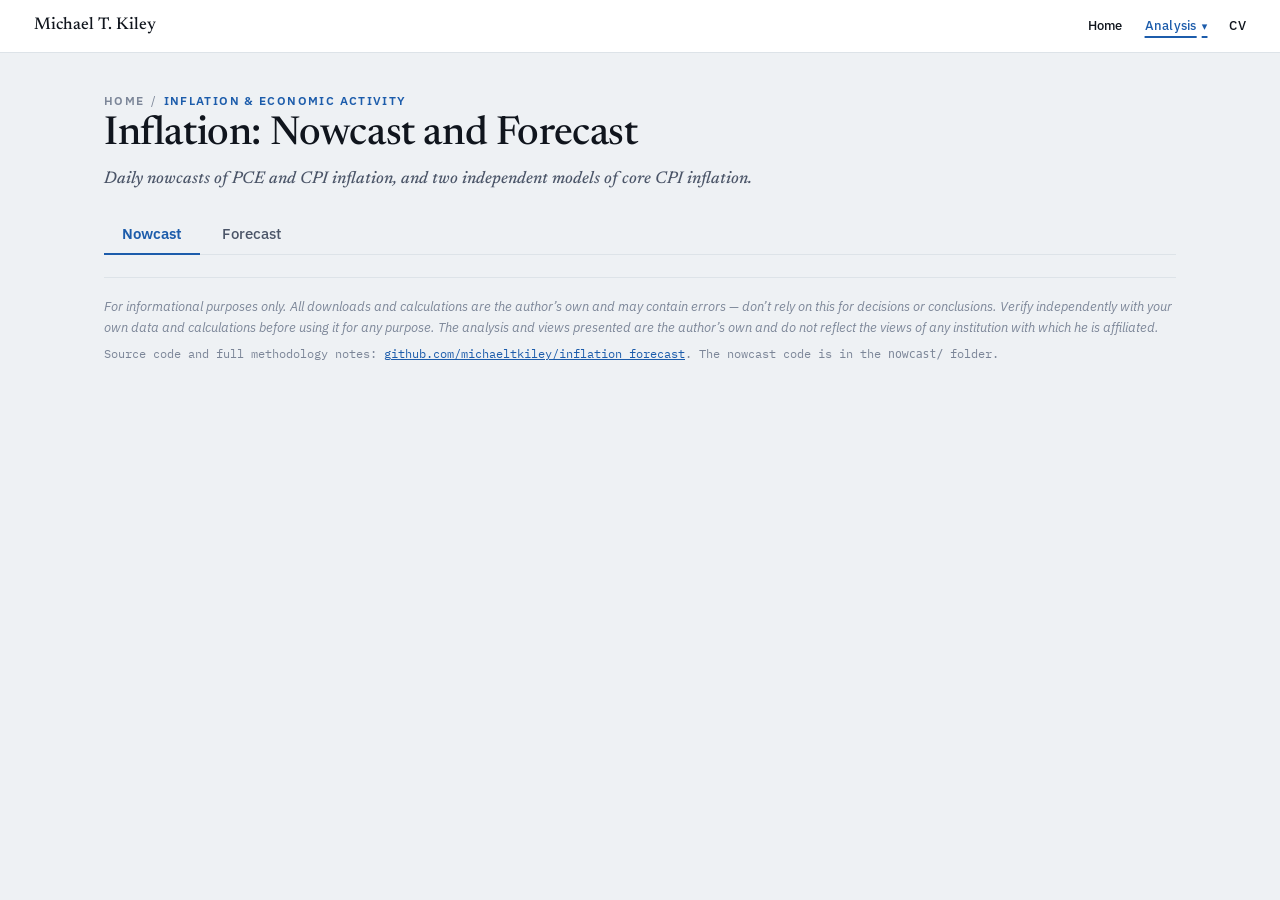
<file: scripts/dashboard_template.html>
<!DOCTYPE html>
<html lang="en">
<head>
<meta charset="UTF-8" />
<meta name="viewport" content="width=device-width, initial-scale=1.0" />
<title>Inflation Tracker — Michael T. Kiley</title>
<meta name="description" content="Daily nowcasts of PCE and CPI inflation, and two independent core CPI models — a Bayesian Phillips curve and a survey-expectations Phillips curve — updated as new data arrives." />
<meta property="og:type" content="website" />
<meta property="og:site_name" content="Michael T. Kiley" />
<meta property="og:title" content="Inflation Tracker" />
<meta property="og:description" content="Daily nowcasts of PCE and CPI inflation, and two independent core CPI models — a Bayesian Phillips curve and a survey-expectations Phillips curve — updated as new data arrives." />
<meta property="og:url" content="https://michaeltkiley.github.io/inflation_forecast/" />
<meta property="og:image" content="https://michaeltkiley.github.io/inflation_forecast/preview.png" />
<meta property="og:image:width" content="2400" />
<meta property="og:image:height" content="1254" />
<meta property="og:image:alt" content="Inflation Tracker: forecast chart" />
<meta name="twitter:card" content="summary_large_image" />
<link rel="preconnect" href="https://fonts.googleapis.com">
<link rel="preconnect" href="https://fonts.gstatic.com" crossorigin>
<link href="https://fonts.googleapis.com/css2?family=Newsreader:ital,opsz,wght@0,6..72,400;0,6..72,500;0,6..72,600;1,6..72,500&family=IBM+Plex+Sans:wght@400;500;600&family=IBM+Plex+Mono:wght@400;500;600&display=swap" rel="stylesheet">
<style>
  :root {
    --surface-page: #eef1f4;
    --surface-card: #ffffff;
    --surface-tile: #f6f8fa;
    --rule: #dde3e8;
    --rule-soft: #e8ecef;
    --ink: #10151d;
    --ink-secondary: #4b5568;
    --ink-muted: #7c8698;
    --accent-text: #1c5cab;
    --accent-lt: #e8edf4;
    --series-actual: #4b5568;
    --series-ref: #8a93a3;
    --series-w50: #0d3a68;
    --series-w20: #1c5490;
    --series-w05: #2f6fae;
    --series-w00: #548fc9;
    --series-pure: #eb6834;
    --series-hybrid: #1baf7a;
    --shadow: 0 1px 2px rgba(16, 21, 29, 0.04), 0 8px 24px -16px rgba(16, 21, 29, 0.18);
  }
  @media (prefers-color-scheme: dark) {
    :root:not([data-theme="light"]) {
      --surface-page: #12161c;
      --surface-card: #191f27;
      --surface-tile: #1f2630;
      --rule: #2a323d;
      --rule-soft: #212933;
      --ink: #f2f4f7;
      --ink-secondary: #b7c0cc;
      --ink-muted: #7c8798;
      --accent-text: #74aeef;
      --accent-lt: #1c2a3a;
      --series-actual: #b7c0cc;
      --series-ref: #7c8798;
      --series-w50: #74aeef;
      --series-w20: #63a0da;
      --series-w05: #5490c9;
      --series-w00: #3d6ea3;
      --series-pure: #d95926;
      --series-hybrid: #199e70;
      --shadow: 0 1px 2px rgba(0, 0, 0, 0.3), 0 8px 24px -16px rgba(0, 0, 0, 0.55);
    }
  }
  :root[data-theme="dark"] {
    --surface-page: #12161c;
    --surface-card: #191f27;
    --surface-tile: #1f2630;
    --rule: #2a323d;
    --rule-soft: #212933;
    --ink: #f2f4f7;
    --ink-secondary: #b7c0cc;
    --ink-muted: #7c8798;
    --accent-text: #74aeef;
    --accent-lt: #1c2a3a;
    --series-actual: #b7c0cc;
    --series-ref: #7c8798;
    --series-w50: #74aeef;
    --series-w20: #63a0da;
    --series-w05: #5490c9;
    --series-w00: #3d6ea3;
    --series-pure: #d95926;
    --series-hybrid: #199e70;
    --shadow: 0 1px 2px rgba(0, 0, 0, 0.3), 0 8px 24px -16px rgba(0, 0, 0, 0.55);
  }

  * { box-sizing: border-box; }
  html { color-scheme: light dark; }
  body {
    margin: 0;
    background: var(--surface-page);
    color: var(--ink);
    font-family: "IBM Plex Sans", system-ui, sans-serif;
    -webkit-font-smoothing: antialiased;
  }

  /* ---- shared site nav (same on every page of the site) ---- */
  .site-nav{border-bottom:1px solid var(--rule);background:var(--surface-card);position:relative;z-index:50}
  .site-nav-inner{max-width:1260px;margin:0 auto;padding:10px 24px;display:flex;align-items:center;justify-content:space-between;gap:4px 16px;flex-wrap:wrap}
  .site-nav .wordmark{font-family:"Newsreader",Georgia,serif;font-weight:500;font-size:17px;color:var(--ink);text-decoration:none}
  .site-nav nav{display:flex;align-items:center;gap:0 22px}
  .site-nav nav>a,.site-nav .nav-dd-btn{display:inline-block;padding:6px 0;margin:0;border:0;background:none;cursor:pointer;font-family:"IBM Plex Sans",system-ui,sans-serif;font-size:13px;font-weight:500;line-height:1.5;letter-spacing:.02em;color:var(--ink2);text-decoration:none}
  .site-nav nav>a:hover,.site-nav .nav-dd-btn:hover,.site-nav .nav-dd.open .nav-dd-btn{color:var(--accent-text)}
  .site-nav nav>a.active,.site-nav .nav-dd-btn.active{color:var(--accent-text);text-decoration:underline;text-decoration-thickness:1.5px;text-underline-offset:6px}
  .site-nav nav>a:focus-visible,.site-nav .nav-dd-btn:focus-visible,.site-nav .wordmark:focus-visible{outline:2px solid var(--accent-text);outline-offset:3px;border-radius:2px}
  .site-nav .nav-dd{position:relative}
  .site-nav .nav-dd-btn::after{content:"\25BE";margin-left:5px;font-size:11px}
  .site-nav .nav-dd.open .nav-dd-btn::after{content:"\25B4"}
  .site-nav .nav-dd-menu{position:absolute;top:calc(100% + 8px);right:-12px;width:310px;max-width:calc(100vw - 32px);max-height:calc(100vh - 80px);overflow-y:auto;padding:4px 0 8px;background:var(--surface-card);border:1px solid var(--rule);border-radius:6px;box-shadow:0 10px 28px -14px rgba(16,21,29,.35)}
  .site-nav .nav-dd-menu[hidden]{display:none}
  .site-nav .nav-dd-head{padding:10px 16px 3px;font-family:"IBM Plex Sans",system-ui,sans-serif;font-size:10.5px;font-weight:600;line-height:1.4;letter-spacing:.1em;text-transform:uppercase;color:var(--ink-muted)}
  .site-nav .nav-dd-menu ul{list-style:none;margin:0;padding:0}
  .site-nav .nav-dd-menu li{margin:0;padding:0}
  .site-nav .nav-dd-menu a{display:block;padding:6px 16px;font-family:"IBM Plex Sans",system-ui,sans-serif;font-size:13px;font-weight:400;line-height:1.45;letter-spacing:0;color:var(--ink);text-decoration:none}
  .site-nav .nav-dd-menu a:hover,.site-nav .nav-dd-menu a:focus-visible{background:var(--surface-page);color:var(--accent-text);outline:none}
  .site-nav .nav-dd-menu a:focus-visible{box-shadow:inset 0 0 0 2px var(--accent-text)}
  .site-nav .nav-dd-menu a[aria-current="page"]{color:var(--accent-text);font-weight:600;box-shadow:inset 3px 0 0 var(--accent-text)}
  .site-nav .nav-dd-menu a[aria-current="page"]:focus-visible{box-shadow:inset 0 0 0 2px var(--accent-text)}
  @media (max-width:640px){
    .site-nav-inner{padding:8px 16px}
    .site-nav nav{gap:0 18px}
    .site-nav .nav-dd{position:static}
    .site-nav .nav-dd-menu{top:100%;left:8px;right:8px;width:auto;max-width:none}
  }
  .eyebrow .crumb{color:var(--ink-muted);text-decoration:none}
  .eyebrow .crumb:hover,.eyebrow .crumb:focus-visible{color:var(--accent-text);text-decoration:underline}
  .eyebrow .crumb-sep{margin:0 .55em;color:var(--ink-muted);font-weight:400}

  .page {
    max-width: 1120px; margin: 0 auto; padding: 40px 24px 64px;
    display: flex; flex-direction: column; gap: 22px;
  }

  .masthead { display: flex; flex-direction: column; gap: 6px; }
  .eyebrow {
    margin: 0; font-size: 11.5px; font-weight: 600; letter-spacing: 0.12em;
    text-transform: uppercase; color: var(--accent-text);
  }
  h1 {
    margin: 0; font-family: "Newsreader", Georgia, serif; font-weight: 500;
    font-size: clamp(28px, 4vw, 40px); line-height: 1.08; letter-spacing: -0.01em;
    text-wrap: balance; color: var(--ink);
  }
  .subtitle {
    margin: 4px 0 0; max-width: 70ch; font-family: "Newsreader", Georgia, serif;
    font-style: italic; font-weight: 500; font-size: 17px; line-height: 1.5;
    color: var(--ink-secondary);
  }
  .citation { margin: 8px 0 0; max-width: 70ch; font-size: 13px; line-height: 1.5; color: var(--ink-muted); }
  .citation a { color: var(--accent-text); }
  .citation b { color: var(--ink-secondary); font-weight: 600; }
  .reference-lines { margin: 10px 0 0; max-width: 70ch; display: flex; flex-direction: column; gap: 3px; }
  .reference-lines p { margin: 0; font-size: 12px; line-height: 1.5; color: var(--ink-muted); }
  .asof {
    margin: 6px 0 0; font-family: "IBM Plex Mono", ui-monospace, monospace;
    font-size: 12.5px; color: var(--ink-muted);
  }

  .card {
    background: var(--surface-card); border: 1px solid var(--rule); border-radius: 12px;
    padding: 20px 20px 16px; box-shadow: var(--shadow);
  }
  .card-head { display: flex; align-items: baseline; justify-content: space-between; flex-wrap: wrap; gap: 8px 20px; margin-bottom: 10px; }
  .card-title { font-family: "Newsreader", Georgia, serif; font-weight: 500; font-size: 19px; color: var(--ink); }
  .card-caption { font-size: 12.5px; color: var(--ink-muted); max-width: 60ch; }

  table.banner { width: 100%; border-collapse: collapse; font-size: 13.5px; }
  table.banner th {
    text-align: right; font-weight: 600; font-size: 11px; letter-spacing: 0.05em;
    text-transform: uppercase; color: var(--ink-muted); padding: 6px 8px; border-bottom: 1px solid var(--rule);
  }
  table.banner th:first-child { text-align: left; }
  table.banner td { padding: 8px; border-bottom: 1px solid var(--rule-soft); }
  table.banner td:not(:first-child) {
    text-align: right; font-family: "IBM Plex Mono", ui-monospace, monospace;
    font-variant-numeric: tabular-nums; color: var(--ink);
  }
  table.banner tr.reference td { color: var(--ink-muted); font-style: italic; }
  table.banner tr.reference td:not(:first-child) { color: var(--ink-secondary); font-style: normal; }
  table.banner .row-label { display: flex; align-items: center; gap: 8px; }
  table.banner .swatch { width: 8px; height: 8px; border-radius: 2px; flex-shrink: 0; }
  table.banner .note { display: block; font-size: 11px; color: var(--ink-muted); font-style: italic; margin-top: 2px; }

  .legend { display: flex; flex-wrap: wrap; gap: 10px 18px; font-size: 12.5px; color: var(--ink-secondary); margin-bottom: 10px; }
  .legend-group { display: flex; align-items: center; gap: 10px; padding-right: 14px; border-right: 1px solid var(--rule); }
  .legend-group:last-child { border-right: none; }
  .legend .item { display: inline-flex; align-items: center; gap: 6px; cursor: pointer; user-select: none; }
  .legend .item.off { opacity: 0.35; }
  .legend .swatch-line { width: 14px; height: 2px; border-radius: 1px; }

  .chart-wrap { position: relative; }
  svg.chart { width: 100%; height: auto; display: block; overflow: visible; }
  .grid-line { stroke: var(--rule-soft); stroke-width: 1; }
  .zero-line { stroke: var(--ink-muted); stroke-width: 1; stroke-dasharray: 2 3; }
  .now-line { stroke: var(--ink-muted); stroke-width: 1; stroke-dasharray: 3 3; opacity: 0.6; }
  .axis-label { font-family: "IBM Plex Mono", ui-monospace, monospace; font-size: 10.5px; fill: var(--ink-muted); }
  .series-path { fill: none; stroke-width: 2; stroke-linejoin: round; stroke-linecap: round; }
  .series-path.actual { stroke-width: 2.25; }
  .end-label { font-family: "IBM Plex Mono", ui-monospace, monospace; font-size: 10.5px; font-weight: 600; }
  .hover-line { stroke: var(--ink-muted); stroke-width: 1; opacity: 0; pointer-events: none; }
  .hover-dot { r: 3.5; stroke: var(--surface-card); stroke-width: 1.5; opacity: 0; pointer-events: none; }
  .overlay { fill: transparent; cursor: crosshair; }

  .tooltip {
    position: absolute; top: 8px; opacity: 0; pointer-events: none; transition: opacity 0.1s;
    background: var(--surface-card); border: 1px solid var(--rule); border-radius: 8px;
    box-shadow: var(--shadow); padding: 8px 10px; font-size: 12px; min-width: 150px; z-index: 5;
  }
  .tooltip .t-date { font-family: "IBM Plex Mono", ui-monospace, monospace; font-size: 11px; color: var(--ink-muted); margin-bottom: 4px; }
  .tooltip .t-row { display: flex; align-items: center; gap: 14px; justify-content: space-between; }
  .tooltip .t-row .k { display: flex; align-items: center; gap: 6px; color: var(--ink-secondary); }
  .tooltip .t-row .v { font-family: "IBM Plex Mono", ui-monospace, monospace; font-variant-numeric: tabular-nums; }
  .tooltip .dot { width: 7px; height: 7px; border-radius: 50%; display: inline-block; }

  .methodology {
    display: flex; flex-direction: column; gap: 8px;
    padding: 18px 0 0; border-top: 1px solid var(--rule);
    font-size: 12.5px; line-height: 1.65; color: var(--ink-muted);
  }
  .methodology a { color: var(--accent-text); }
  .methodology b { color: var(--ink-secondary); font-weight: 600; }
  .methodology .disclaimer { font-style: italic; }
  .methodology .sources { font-family: "IBM Plex Mono", ui-monospace, monospace; font-size: 11.5px; }
  .references-block { display: flex; flex-direction: column; gap: 3px; padding-top: 4px; }
  .references-label {
    font-size: 11px; font-weight: 600; letter-spacing: 0.06em; text-transform: uppercase;
    color: var(--ink-secondary);
  }

  @media (prefers-reduced-motion: reduce) { .tooltip { transition: none; } }
  @media (max-width: 640px) {
    table.banner { font-size: 12px; }
    table.banner .note { display: none; }
  }

  /* ---- Nowcast / Forecast tabs ---- */
  .tabs { display: flex; gap: 4px; border-bottom: 1px solid var(--rule); }
  .tabs button {
    font: 500 14.5px "IBM Plex Sans", system-ui, sans-serif; padding: 10px 18px; background: none; border: 0;
    border-bottom: 2px solid transparent; margin-bottom: -1px; color: var(--ink-secondary); cursor: pointer;
  }
  .tabs button:hover { color: var(--accent-text); }
  .tabs button[aria-selected="true"] { color: var(--accent-text); border-bottom-color: var(--accent-text); font-weight: 600; }
  .tabs button:focus-visible { outline: 2px solid var(--accent-text); outline-offset: -2px; border-radius: 4px; }
  h2.panel-title {
    margin: 0; font-family: "Newsreader", Georgia, serif; font-weight: 500; font-size: clamp(21px, 2.4vw, 26px);
    line-height: 1.1; letter-spacing: -0.01em; text-wrap: balance; color: var(--ink);
  }
  #panel-forecast { display: flex; flex-direction: column; gap: 22px; }
  #panel-forecast[hidden] { display: none; }
  .forecast-head { display: flex; flex-direction: column; gap: 6px; }
  /*__NOWCAST_CSS__*/
</style>
</head>
<body>

  <div class="site-nav">
    <div class="site-nav-inner">
      <a class="wordmark" href="https://michaeltkiley.github.io/">Michael T. Kiley</a>
      <nav aria-label="Site">
        <a href="https://michaeltkiley.github.io/">Home</a>
        <div class="nav-dd">
          <button type="button" class="nav-dd-btn active" aria-expanded="false" aria-haspopup="true" aria-controls="nav-analysis-menu">Analysis</button>
          <div class="nav-dd-menu" id="nav-analysis-menu" aria-label="Analysis" hidden>
            <div role="group" aria-labelledby="nav-grp-1">
              <div class="nav-dd-head" id="nav-grp-1">Monetary Policy &amp; Financial Markets</div>
              <ul>
                <li><a href="https://michaeltkiley.github.io/monetary_policy_surprises/">Monetary Policy Expectations</a></li>
                <li><a href="https://michaeltkiley.github.io/fcig/">Financial Conditions</a></li>
                <li><a href="https://michaeltkiley.github.io/termprem/">Yield Curve Tracker</a></li>
              </ul>
            </div>
            <div role="group" aria-labelledby="nav-grp-2">
              <div class="nav-dd-head" id="nav-grp-2">Inflation &amp; Economic Activity</div>
              <ul>
                <li><a href="https://michaeltkiley.github.io/inflation_forecast/" aria-current="page">Inflation Tracker</a></li>
                <li><a href="https://michaeltkiley.github.io/gdpnow-replication/">Real GDP Tracker</a></li>
              </ul>
            </div>
            <div role="group" aria-labelledby="nav-grp-3">
              <div class="nav-dd-head" id="nav-grp-3">Longer-Run Conditions &amp; Risks</div>
              <ul>
                <li><a href="https://michaeltkiley.github.io/equilibrium_rate/">Equilibrium Real Interest Rate (r*)</a></li>
                <li><a href="https://michaeltkiley.github.io/resource_utilization/">Resource Utilization and Risk</a></li>
              </ul>
            </div>
          </div>
        </div>
        <a href="https://michaeltkiley.github.io/cv.html">CV</a>
      </nav>
    </div>
  </div>

  <div class="page">
    <div class="masthead">
      <p class="eyebrow"><a class="crumb" href="https://michaeltkiley.github.io/">Home</a><span class="crumb-sep" aria-hidden="true">/</span>Inflation &amp; Economic Activity</p>
      <h1>Inflation: Nowcast and Forecast</h1>
      <p class="subtitle">Daily nowcasts of PCE and CPI inflation, and two independent models of core CPI inflation.</p>
    </div>

    <div class="tabs" role="tablist" aria-label="Inflation views">
      <button type="button" role="tab" id="tab-nowcast" data-tab="nowcast" aria-selected="true" aria-controls="panel-nowcast">Nowcast</button>
      <button type="button" role="tab" id="tab-forecast" data-tab="forecast" aria-selected="false" aria-controls="panel-forecast" tabindex="-1">Forecast</button>
    </div>

    <!--__NOWCAST_HTML__-->

    <div id="panel-forecast" role="tabpanel" aria-labelledby="tab-forecast" hidden>
      <div class="forecast-head">
        <h2 class="panel-title">Core CPI Inflation: Persistence and Expectations</h2>
        <p class="subtitle">Two independent models of core CPI inflation, updated as new data arrives.</p>
        <p class="citation">The models ask how much inflation&rsquo;s past behavior and households&rsquo; inflation expectations tell us about where inflation is headed. <b>Persistence model</b> — a Bayesian Phillips curve combining a prior estimated from 1958&ndash;99 inflation dynamics with 2000&ndash;present data; a heavier weight on the prior anchors the forecast toward that pre&#8209;2000 relationship, a lighter weight lets recent data dominate. <b>Expectations model</b> — a Phillips curve using University of Michigan survey expectations in place of (<b>pure</b>) or alongside (<b>hybrid</b>) lagged inflation.</p>
        <div class="reference-lines">
        <p>Persistence model based on M.T. Kiley (2022), &ldquo;Anchored or Not: How Much Information Does 21st Century Data Contain on Inflation Dynamics?,&rdquo; FEDS Working Paper 2022&#8209;016, and M.T. Kiley (2023), &ldquo;A (Bayesian) Update on Inflation and Inflation Persistence,&rdquo; FEDS Notes.</p>
        <p>Expectations model based on M.T. Kiley (2015), &ldquo;Low Inflation in the United States: A Summary of Recent Research,&rdquo; FEDS Notes, and J.M. Roberts (1995), &ldquo;New Keynesian Economics and the Phillips Curve,&rdquo; <i>Journal of Money, Credit and Banking</i>, 27(4), 975&ndash;984.</p>
      </div>
        <p class="asof" id="asof"></p>
      </div>
<section class="card">
      <div class="card-head">
        <div>
          <div class="card-title">Q4/Q4 core CPI inflation, this year and next</div>
          <div class="card-caption">Computed in real time: for a year already partly realized, actual months are used where known and each model's own forecast fills in the rest.</div>
        </div>
      </div>
      <div style="overflow-x:auto">
        <table class="banner" id="banner-table"></table>
      </div>
    </section>

    <section class="card">
      <div class="card-head">
        <div>
          <div class="card-title">12-month percent change, history and forecast</div>
          <div class="card-caption">Since 2010. Dashed vertical line marks the last actual data point; scenarios diverge from there.</div>
        </div>
      </div>
      <div class="legend" id="legend"></div>
      <div class="chart-wrap">
        <svg class="chart" id="chart" viewBox="0 0 960 420" preserveAspectRatio="xMidYMid meet"></svg>
        <div class="tooltip" id="tooltip"></div>
      </div>
    </section>

          <div class="methodology">
      
      <div><b>Core CPI</b> &mdash; CPI for All Urban Consumers, Less Food and Energy (FRED: <code>CPILFESL</code>).</div>
      <div><b>Persistence model</b> &mdash; a Bayesian Phillips curve; the weight parameter controls how much the 1958&ndash;99 prior shrinks the 2000&ndash;present estimate, from heavily informative (0.5) to uninformative (0).</div>
      <div><b>Expectations model</b> &mdash; the <b>pure</b> version replaces lagged inflation entirely with University of Michigan survey expectations; the <b>hybrid</b> version blends the two.</div>
      <div><b>SPF</b> &mdash; Philadelphia Fed Survey of Professional Forecasters, median core CPI projection, shown for reference only.</div>
      <div><b>SEP</b> &mdash; FOMC Summary of Economic Projections, median core <i>PCE</i> inflation &mdash; a different price index than every other row above it, not a directly comparable figure.</div>
      <div>Click a legend item to toggle that line.</div>
      <div class="references-block">
        <div class="references-label">References</div>
        <div>M.T. Kiley (2022), &ldquo;Anchored or Not: How Much Information Does 21st Century Data Contain on Inflation Dynamics?,&rdquo; FEDS Working Paper 2022&#8209;016. &mdash; Persistence model.</div>
        <div>M.T. Kiley (2023), &ldquo;A (Bayesian) Update on Inflation and Inflation Persistence,&rdquo; FEDS Notes, Board of Governors of the Federal Reserve System. &mdash; Persistence model.</div>
        <div>M.T. Kiley (2015), &ldquo;Low Inflation in the United States: A Summary of Recent Research,&rdquo; FEDS Notes, Board of Governors of the Federal Reserve System. &mdash; Expectations model.</div>
        <div>J.M. Roberts (1995), &ldquo;New Keynesian Economics and the Phillips Curve,&rdquo; <i>Journal of Money, Credit and Banking</i>, 27(4), 975&ndash;984. &mdash; Expectations model.</div>
      </div>
      
    </div>
    </div>

    <footer class="methodology">
      <div class="disclaimer">For informational purposes only. All downloads and calculations are the author&rsquo;s own and may contain errors &mdash; don&rsquo;t rely on this for decisions or conclusions. Verify independently with your own data and calculations before using it for any purpose. The analysis and views presented are the author&rsquo;s own and do not reflect the views of any institution with which he is affiliated.</div>
      <div class="sources">Source code and full methodology notes: <a href="https://github.com/michaeltkiley/inflation_forecast">github.com/michaeltkiley/inflation_forecast</a>. The nowcast code is in the <code>nowcast/</code> folder.</div>
    </footer>
  </div>

<script>
const DATA = __DASHBOARD_DATA__;

function fmtPct(v) {
  if (v === null || v === undefined || Number.isNaN(v)) return "—";
  return (v >= 0 ? "" : "−") + Math.abs(v).toFixed(1) + "%";
}
function fmtDateLong(ym) {
  const [y, m] = ym.split("-").map(Number);
  return new Date(y, m - 1, 1).toLocaleDateString(undefined, { year: "numeric", month: "long" });
}
function fmtDateShort(ym) {
  const [y, m] = ym.split("-").map(Number);
  return new Date(y, m - 1, 1).toLocaleDateString(undefined, { year: "2-digit", month: "short" });
}

document.getElementById("asof").textContent = "Data as of " + DATA.as_of;

// ---- banner table ----
(function () {
  const t = document.getElementById("banner-table");
  const cy = DATA.banner.current_year, ny = DATA.banner.next_year;
  let html = `<thead><tr><th>Scenario</th><th>${cy}</th><th>${ny}</th></tr></thead><tbody>`;
  DATA.banner.rows.forEach(r => {
    const cls = r.reference ? ' class="reference"' : "";
    const note = r.note ? `<span class="note">${r.note}</span>` : "";
    html += `<tr${cls}>
      <td><span class="row-label"><span class="swatch" style="background:${r.color}"></span>${r.label}${note}</span></td>
      <td>${fmtPct(r.this_year)}</td>
      <td>${fmtPct(r.next_year)}</td>
    </tr>`;
  });
  html += "</tbody>";
  t.innerHTML = html;
})();

// ---- chart ----
const ALL_SERIES = [
  { key: "actual", label: "Actual", color: DATA.legend.actual_color, group: "actual" },
  ...DATA.legend.persistence.map(s => ({ ...s, group: "persistence" })),
  ...DATA.legend.expectations.map(s => ({ ...s, group: "expectations" })),
];
const visible = new Set(ALL_SERIES.map(s => s.key));

function buildLegend() {
  const el = document.getElementById("legend");
  const groups = [
    { title: "History", items: ALL_SERIES.filter(s => s.group === "actual") },
    { title: "Bayesian persistence", items: ALL_SERIES.filter(s => s.group === "persistence") },
    { title: "Expectations", items: ALL_SERIES.filter(s => s.group === "expectations") },
  ];
  el.innerHTML = groups.map(g => `
    <span class="legend-group">
      ${g.items.map(s => `
        <span class="item" data-key="${s.key}">
          <span class="swatch-line" style="background:${s.color}"></span>${s.label}
        </span>
      `).join("")}
    </span>
  `).join("");
  el.querySelectorAll(".item").forEach(item => {
    item.addEventListener("click", () => {
      const key = item.dataset.key;
      if (visible.has(key)) { visible.delete(key); item.classList.add("off"); }
      else { visible.add(key); item.classList.remove("off"); }
      renderChart();
    });
  });
}

function renderChart() {
  const svg = document.getElementById("chart");
  const tooltip = document.getElementById("tooltip");
  const dates = DATA.chart.dates;
  const nowIdx = dates.indexOf(DATA.chart.last_actual_date);
  const W = 960, H = 420, padL = 42, padR = 14, padT = 14, padB = 24;
  const plotW = W - padL - padR, plotH = H - padT - padB;
  const nPts = dates.length;

  const activeSeries = ALL_SERIES.filter(s => visible.has(s.key)).map(s => ({
    ...s, values: DATA.chart.series[s.key],
  }));

  let vmin = Infinity, vmax = -Infinity;
  activeSeries.forEach(s => s.values.forEach(v => {
    if (v === null || v === undefined) return;
    if (v < vmin) vmin = v; if (v > vmax) vmax = v;
  }));
  if (!isFinite(vmin)) { vmin = 0; vmax = 5; }
  const vpad = (vmax - vmin) * 0.12 || 0.5;
  vmin -= vpad; vmax += vpad;

  const x = i => padL + (nPts === 1 ? 0 : (i / (nPts - 1)) * plotW);
  const y = v => padT + plotH - ((v - vmin) / (vmax - vmin)) * plotH;

  const ns = "http://www.w3.org/2000/svg";
  function el(tag, attrs) {
    const e = document.createElementNS(ns, tag);
    for (const k in attrs) e.setAttribute(k, attrs[k]);
    return e;
  }

  svg.innerHTML = "";
  svg.setAttribute("viewBox", `0 0 ${W} ${H}`);

  const rawStep = (vmax - vmin) / 5;
  const mag = Math.pow(10, Math.floor(Math.log10(rawStep || 1)));
  const steps = [1, 2, 2.5, 5, 10].map(m => m * mag);
  const step = steps.find(s => (vmax - vmin) / s <= 6) || steps[steps.length - 1];
  const gStart = Math.ceil(vmin / step) * step;
  for (let v = gStart; v <= vmax; v += step) {
    const yy = y(v);
    svg.appendChild(el("line", { x1: padL, x2: W - padR, y1: yy, y2: yy, class: "grid-line" }));
    const label = el("text", { x: padL - 8, y: yy + 3.5, class: "axis-label", "text-anchor": "end" });
    label.textContent = fmtPct(v);
    svg.appendChild(label);
  }
  if (vmin < 0 && vmax > 0) {
    svg.appendChild(el("line", { x1: padL, x2: W - padR, y1: y(0), y2: y(0), class: "zero-line" }));
  }
  if (nowIdx >= 0) {
    svg.appendChild(el("line", { x1: x(nowIdx), x2: x(nowIdx), y1: padT, y2: H - padB, class: "now-line" }));
  }

  let lastYear = null;
  dates.forEach((d, i) => {
    const yr = d.slice(0, 4);
    if (yr !== lastYear && Number(yr) % 2 === 0) {
      const lbl = el("text", { x: x(i), y: H - 6, class: "axis-label", "text-anchor": "middle" });
      lbl.textContent = yr;
      svg.appendChild(lbl);
      lastYear = yr;
    } else if (yr !== lastYear) { lastYear = yr; }
  });

  activeSeries.forEach(s => {
    let d = "", open = false;
    s.values.forEach((v, i) => {
      if (v === null || v === undefined) { open = false; return; }
      d += (open ? "L" : "M") + x(i).toFixed(2) + "," + y(v).toFixed(2) + " ";
      open = true;
    });
    const cls = "series-path" + (s.key === "actual" ? " actual" : "");
    svg.appendChild(el("path", { d, class: cls, stroke: s.color }));
  });

  // Right-edge numeric labels only make sense for a series whose data
  // actually reaches the chart's final date (the forecast lines) -- not
  // "actual", whose real endpoint sits mid-chart at the fork; labeling
  // it at the far edge would misrepresent where its value is from.
  const withEnd = activeSeries.map(s => {
    if (s.values[nPts - 1] === null || s.values[nPts - 1] === undefined) return null;
    return { s, lastIdx: nPts - 1, lastV: s.values[nPts - 1] };
  }).filter(Boolean);
  const minGap = 12;
  const endPositions = withEnd.map(e => ({ ...e, y: y(e.lastV) })).sort((a, b) => a.y - b.y);
  for (let pass = 0; pass < endPositions.length; pass++) {
    for (let i = 1; i < endPositions.length; i++) {
      const gap = endPositions[i].y - endPositions[i - 1].y;
      if (gap < minGap) {
        const push = (minGap - gap) / 2;
        endPositions[i - 1].y -= push; endPositions[i].y += push;
      }
    }
  }
  endPositions.forEach(({ s, lastV, y: labelY }) => {
    const lbl = el("text", { x: W - padR + 4, y: labelY + 3.5, class: "end-label", fill: s.color });
    lbl.textContent = fmtPct(lastV);
    svg.appendChild(lbl);
  });

  const hoverLine = el("line", { x1: 0, x2: 0, y1: padT, y2: H - padB, class: "hover-line" });
  svg.appendChild(hoverLine);
  const dots = activeSeries.map(s => {
    const c = el("circle", { class: "hover-dot", fill: s.color });
    svg.appendChild(c);
    return c;
  });
  const overlay = el("rect", { x: padL, y: padT, width: plotW, height: plotH, class: "overlay" });
  svg.appendChild(overlay);

  function handleMove(clientX) {
    const rect = svg.getBoundingClientRect();
    const px = ((clientX - rect.left) / rect.width) * W;
    let idx = Math.round(((px - padL) / plotW) * (nPts - 1));
    idx = Math.max(0, Math.min(nPts - 1, idx));

    hoverLine.setAttribute("x1", x(idx)); hoverLine.setAttribute("x2", x(idx)); hoverLine.style.opacity = 1;
    const rows = [];
    activeSeries.forEach((s, i) => {
      const v = s.values[idx];
      const has = v !== null && v !== undefined;
      dots[i].style.opacity = has ? 1 : 0;
      if (has) {
        dots[i].setAttribute("cx", x(idx)); dots[i].setAttribute("cy", y(v));
        rows.push(`<div class="t-row"><span class="k"><span class="dot" style="background:${s.color}"></span>${s.label}</span><span class="v">${fmtPct(v)}</span></div>`);
      }
    });
    tooltip.innerHTML = `<div class="t-date">${fmtDateLong(dates[idx])}</div>${rows.join("")}`;
    tooltip.style.opacity = 1;
    const tw = tooltip.offsetWidth, containerW = rect.width;
    let left = (x(idx) / W) * containerW + 14;
    if (left + tw > containerW - 4) left = (x(idx) / W) * containerW - tw - 14;
    tooltip.style.left = left + "px";
  }
  function handleLeave() {
    hoverLine.style.opacity = 0;
    dots.forEach(d => d.style.opacity = 0);
    tooltip.style.opacity = 0;
  }
  overlay.addEventListener("pointermove", e => handleMove(e.clientX));
  overlay.addEventListener("pointerleave", handleLeave);
  overlay.addEventListener("touchmove", e => { if (e.touches[0]) handleMove(e.touches[0].clientX); }, { passive: true });
}

buildLegend();
renderChart();
</script>
  <script>
  /* shared site nav: "Analysis" dropdown (mouse, keyboard, touch) */
  (function () {
    var dd = document.querySelector('.site-nav .nav-dd');
    if (!dd) return;
    var btn = dd.querySelector('.nav-dd-btn');
    var menu = dd.querySelector('.nav-dd-menu');
    var links = Array.prototype.slice.call(menu.querySelectorAll('a'));
    function setOpen(open) {
      menu.hidden = !open;
      btn.setAttribute('aria-expanded', open ? 'true' : 'false');
      dd.classList.toggle('open', open);
    }
    function focusLink(i) { if (links.length) links[(i + links.length) % links.length].focus(); }
    btn.addEventListener('click', function () { setOpen(menu.hidden); });
    btn.addEventListener('keydown', function (e) {
      if (e.key === 'ArrowDown') { e.preventDefault(); setOpen(true); focusLink(0); }
      else if (e.key === 'ArrowUp') { e.preventDefault(); setOpen(true); focusLink(-1); }
    });
    menu.addEventListener('keydown', function (e) {
      var i = links.indexOf(document.activeElement);
      if (e.key === 'ArrowDown') { e.preventDefault(); focusLink(i + 1); }
      else if (e.key === 'ArrowUp') { e.preventDefault(); focusLink(i - 1); }
      else if (e.key === 'Home') { e.preventDefault(); focusLink(0); }
      else if (e.key === 'End') { e.preventDefault(); focusLink(-1); }
    });
    dd.addEventListener('keydown', function (e) {
      if (e.key === 'Escape' && !menu.hidden) { setOpen(false); btn.focus(); }
    });
    dd.addEventListener('focusout', function (e) {
      if (!menu.hidden && e.relatedTarget && !dd.contains(e.relatedTarget)) setOpen(false);
    });
    document.addEventListener('click', function (e) {
      if (!menu.hidden && !dd.contains(e.target)) setOpen(false);
    });
  })();
  </script>
<script>
(function () {
  const tabs = Array.from(document.querySelectorAll('.tabs [role="tab"]'));
  const panels = { nowcast: document.getElementById('panel-nowcast'), forecast: document.getElementById('panel-forecast') };
  function select(name, focus) {
    if (!panels[name]) name = 'nowcast';
    tabs.forEach(function (t) { const on = t.dataset.tab === name; t.setAttribute('aria-selected', String(on)); t.tabIndex = on ? 0 : -1; if (on && focus) t.focus(); });
    Object.keys(panels).forEach(function (k) { panels[k].hidden = (k !== name); });
    if (name === 'nowcast') document.dispatchEvent(new Event('nowcast:show'));
    if (history.replaceState) history.replaceState(null, '', '#' + name);
  }
  tabs.forEach(function (t, i) {
    t.addEventListener('click', function () { select(t.dataset.tab); });
    t.addEventListener('keydown', function (e) {
      if (e.key === 'ArrowRight' || e.key === 'ArrowLeft') { e.preventDefault(); select(tabs[(i + (e.key === 'ArrowRight' ? 1 : tabs.length - 1)) % tabs.length].dataset.tab, true); }
    });
  });
  window.addEventListener('hashchange', function () { select(location.hash.slice(1)); });
  select(location.hash.slice(1));
})();
</script>
<script>
/*__NOWCAST_JS__*/
</script>
</body>
</html>
</file>
